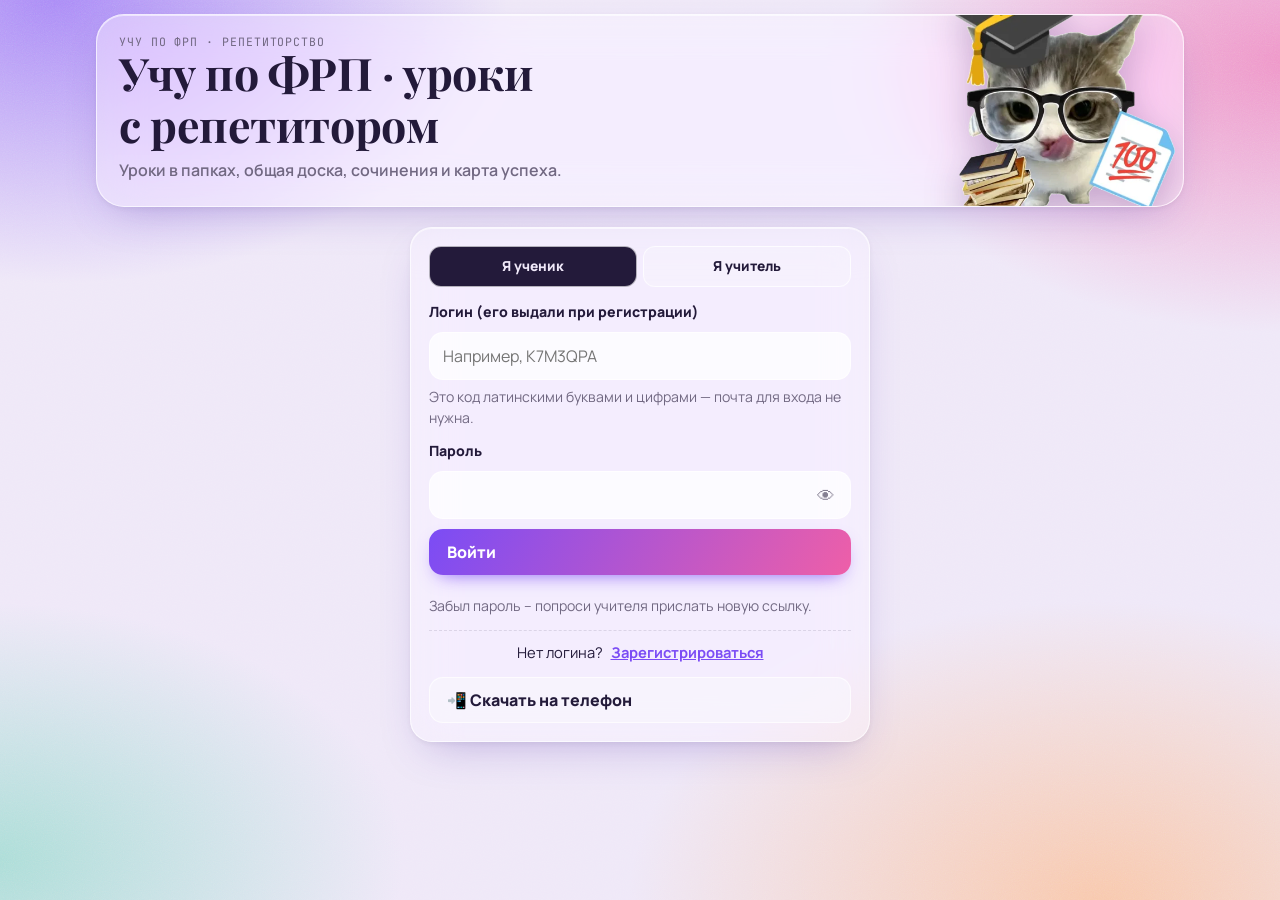
<file: index.html>
<!doctype html>
<html lang="ru">
<head>
<meta charset="utf-8">
<meta name="viewport" content="width=device-width,initial-scale=1,maximum-scale=1,user-scalable=no,viewport-fit=cover">
<title>Учу по ФРП · уроки</title>
<meta name="description" content="Уроки русского языка в папках: теория с мини-практикой, задания ОГЭ и ЕГЭ, общая доска, сочинения и карта успеха.">
<meta name="theme-color" content="#7b4cf5">
<link rel="icon" type="image/png" href="icons/icon-192.png">
<link rel="apple-touch-icon" href="icons/apple-touch-icon.png">
<meta name="apple-mobile-web-app-capable" content="yes">
<meta name="mobile-web-app-capable" content="yes">
<meta name="apple-mobile-web-app-status-bar-style" content="black-translucent">
<meta name="apple-mobile-web-app-title" content="Мои уроки">
<link rel="manifest" href="manifest.webmanifest">
<link rel="preconnect" href="https://fonts.googleapis.com">
<link rel="preconnect" href="https://fonts.gstatic.com" crossorigin>
<link rel="stylesheet" href="https://fonts.googleapis.com/css2?family=Playfair+Display:wght@600;700&family=Manrope:wght@400;600;700;800&family=JetBrains+Mono:wght@500;700&display=swap">
<link rel="stylesheet" href="assets/app.css?v=131">
</head>
<body>
<div id="app"></div>
<div class="toast" id="toast" hidden></div>
<div class="callbar" id="callbar" hidden></div>

<script defer src="config.js?v=131"></script>
<script defer src="assets/supabase.js?v=131"></script>
<script defer src="courses/catalog.js?v=131"></script>
<script defer src="courses/school.js?v=131"></script>
<script defer src="courses/extra-catalog.js?v=131"></script>
<script defer src="courses/entry.js?v=131"></script>
<script defer src="assets/common.js?v=131"></script>
<script defer src="assets/look.js?v=131"></script>
<script defer src="assets/map.js?v=131"></script>
<script defer src="assets/work.js?v=131"></script>
<script defer src="assets/board.js?v=131"></script>
<script defer src="assets/play-banks.js?v=131"></script>
<script defer src="assets/selfdata.js?v=131"></script>
<script defer src="assets/play-5.js?v=131"></script>
<script defer src="assets/play.js?v=131"></script>
<script defer src="assets/izl.js?v=131"></script>
<script defer src="assets/oge.js?v=131"></script>
<script defer src="assets/call.js?v=131"></script>
<script defer src="assets/quiz.js?v=131"></script>
<script defer src="assets/trend.js?v=131"></script>
<script defer src="assets/student.js?v=131"></script>
</body>
</html>
</file>
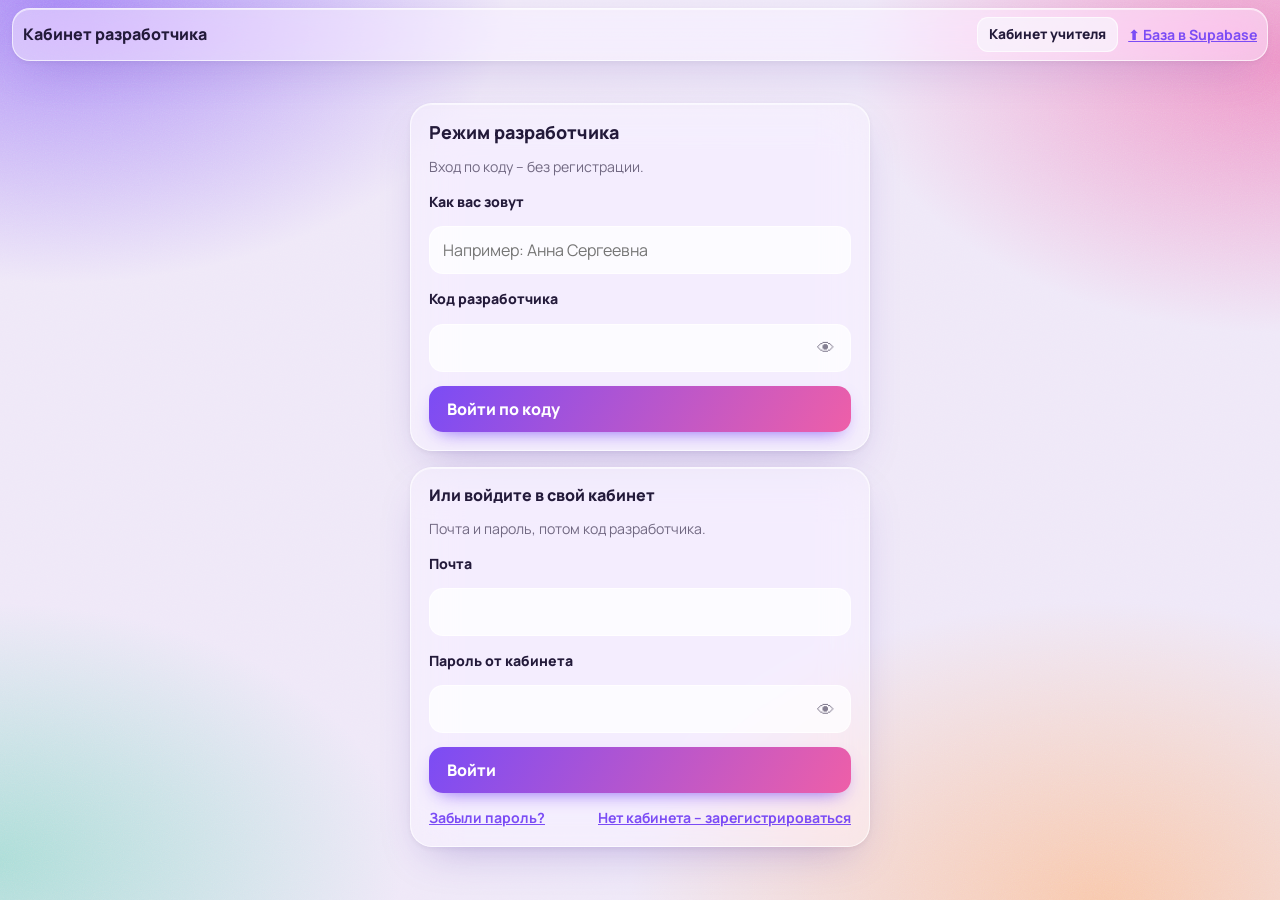
<file: dev.html>
<!doctype html>
<html lang="ru">
<head>
<meta charset="utf-8">
<meta name="viewport" content="width=device-width,initial-scale=1,maximum-scale=1,user-scalable=no,viewport-fit=cover">
<title>Кабинет разработчика</title>
<meta name="theme-color" content="#7b4cf5">
<link rel="icon" type="image/png" href="icons/icon-192.png">
<link rel="apple-touch-icon" href="icons/apple-touch-icon.png">
<meta name="robots" content="noindex">
<link rel="preconnect" href="https://fonts.googleapis.com">
<link rel="preconnect" href="https://fonts.gstatic.com" crossorigin>
<link rel="stylesheet" href="https://fonts.googleapis.com/css2?family=Playfair+Display:wght@600;700&family=Manrope:wght@400;600;700;800&family=JetBrains+Mono:wght@500;700&display=swap">
<link rel="stylesheet" href="assets/app.css?v=131">
</head>
<body>
<div id="app"></div>
<div class="toast" id="toast" hidden></div>

<script defer src="config.js?v=131"></script>
<script defer src="assets/supabase.js?v=131"></script>
<script defer src="courses/catalog.js?v=131"></script>
<script defer src="courses/school.js?v=131"></script>
<script defer src="courses/extra-catalog.js?v=131"></script>
<script defer src="assets/common.js?v=131"></script>
<script defer src="assets/look.js?v=131"></script>
<script defer src="assets/dev.js?v=131"></script>
</body>
</html>
</file>
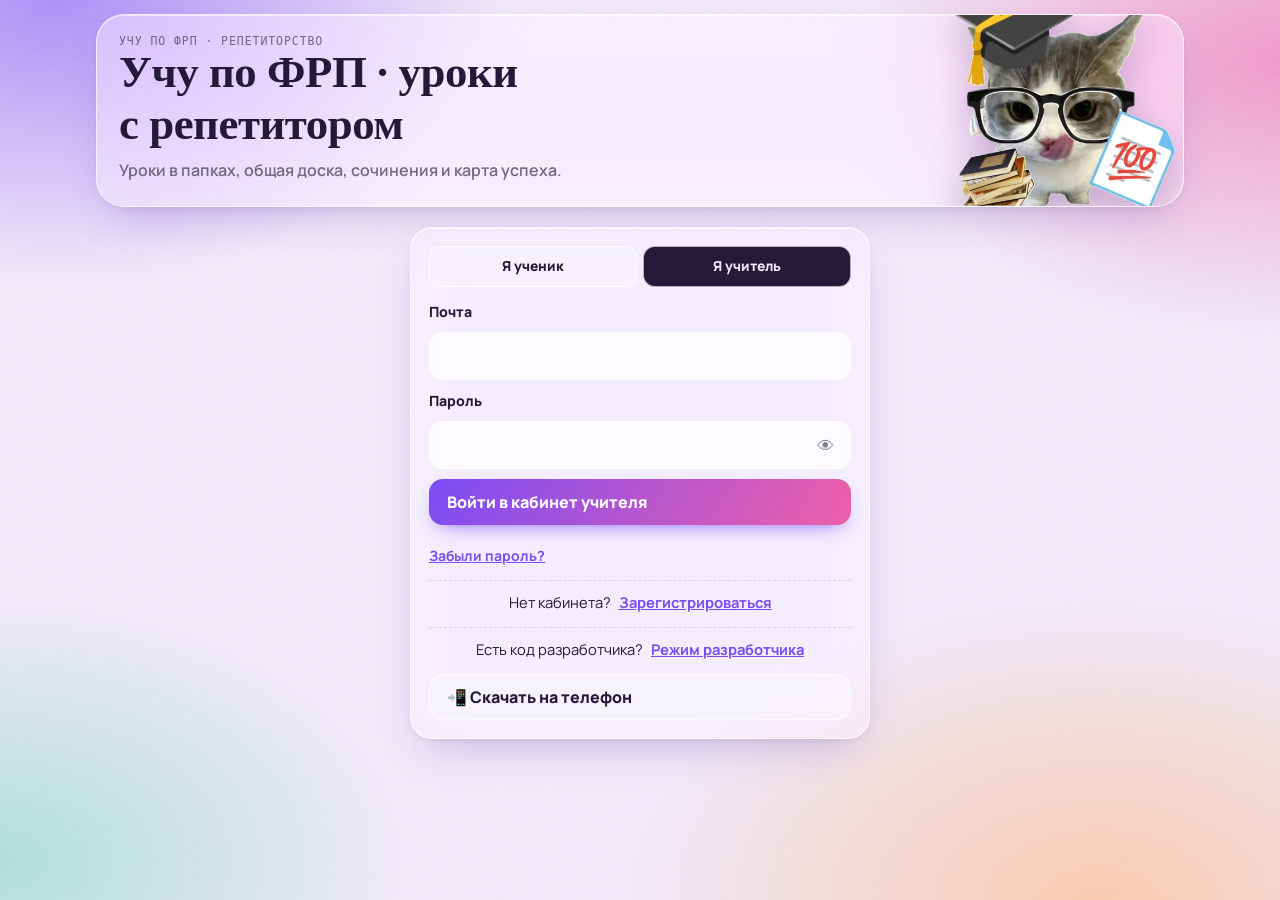
<file: teacher.html>
<!doctype html>
<html lang="ru">
<head>
<meta charset="utf-8">
<meta name="viewport" content="width=device-width,initial-scale=1,maximum-scale=1,user-scalable=no,viewport-fit=cover">
<title>Кабинет учителя</title>
<meta name="theme-color" content="#7b4cf5">
<link rel="manifest" href="manifest.webmanifest">
<meta name="apple-mobile-web-app-capable" content="yes">
<meta name="mobile-web-app-capable" content="yes">
<link rel="icon" type="image/png" href="icons/icon-192.png">
<link rel="apple-touch-icon" href="icons/apple-touch-icon.png">
<meta name="robots" content="noindex">
<link rel="preconnect" href="https://fonts.googleapis.com">
<link rel="preconnect" href="https://fonts.gstatic.com" crossorigin>
<link rel="stylesheet" href="https://fonts.googleapis.com/css2?family=Playfair+Display:wght@600;700&family=Manrope:wght@400;600;700;800&family=JetBrains+Mono:wght@500;700&display=swap">
<link rel="stylesheet" href="assets/app.css?v=131">
</head>
<body>
<div id="app"></div>
<div class="toast" id="toast" hidden></div>
<div class="callbar" id="callbar" hidden></div>

<script defer src="config.js?v=131"></script>
<script defer src="assets/supabase.js?v=131"></script>
<script defer src="courses/catalog.js?v=131"></script>
<script defer src="courses/school.js?v=131"></script>
<script defer src="courses/extra-catalog.js?v=131"></script>
<script defer src="courses/entry.js?v=131"></script>
<script defer src="assets/common.js?v=131"></script>
<script defer src="assets/look.js?v=131"></script>
<script defer src="assets/map.js?v=131"></script>
<script defer src="assets/work.js?v=131"></script>
<script defer src="assets/board.js?v=131"></script>
<script defer src="assets/play-banks.js?v=131"></script>
<script defer src="assets/selfdata.js?v=131"></script>
<script defer src="assets/play-5.js?v=131"></script>
<script defer src="assets/play.js?v=131"></script>
<script defer src="assets/izl.js?v=131"></script>
<script defer src="assets/oge.js?v=131"></script>
<script defer src="assets/call.js?v=131"></script>
<script defer src="assets/quiz.js?v=131"></script>
<script defer src="assets/trend.js?v=131"></script>
<script defer src="assets/teacher.js?v=131"></script>
</body>
</html>
</file>
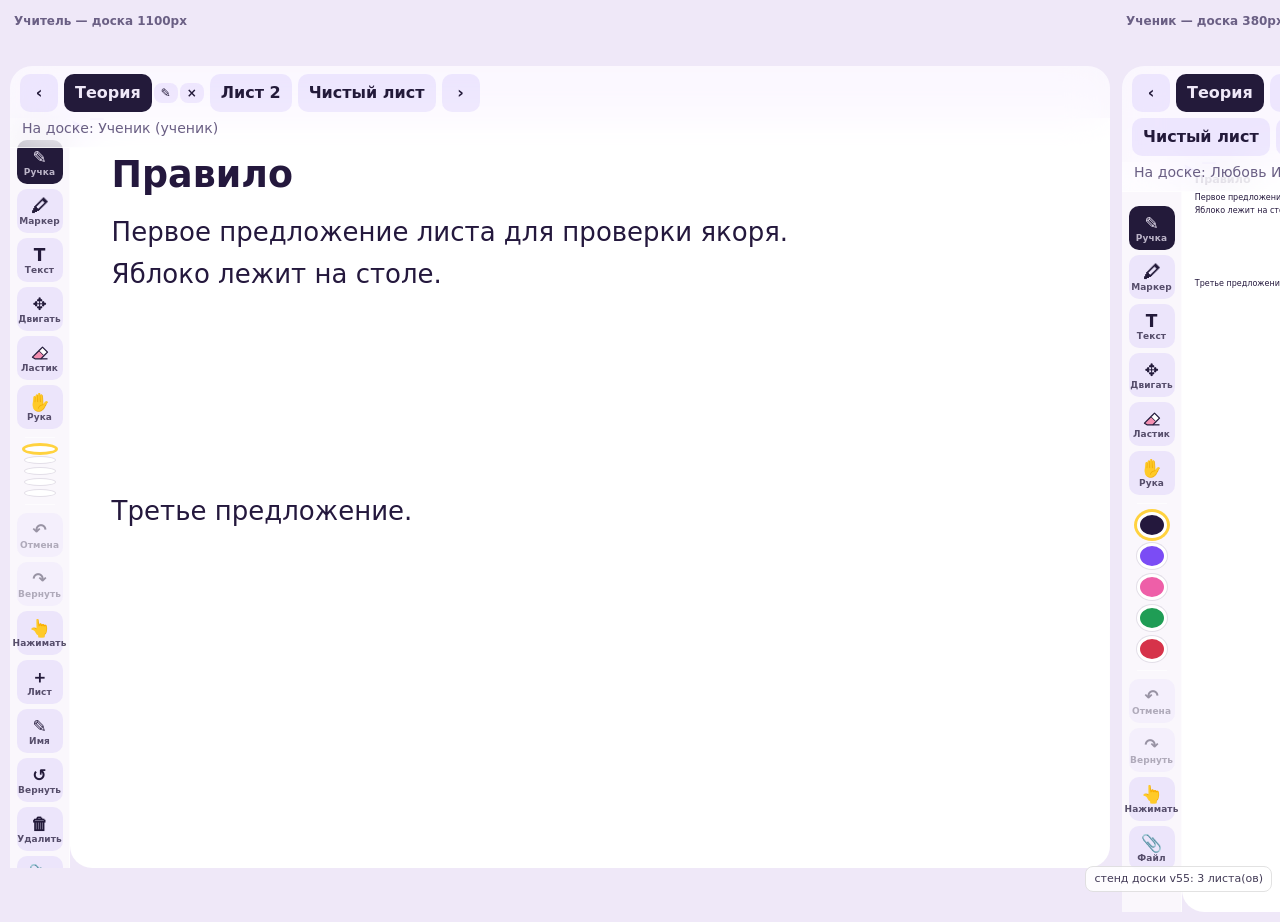
<file: _test/board.html>
<!doctype html>
<html lang="ru">
<head>
<meta charset="utf-8">
<meta name="viewport" content="width=device-width,initial-scale=1">
<title>Стенд доски v55 — проверки</title>
<link rel="stylesheet" href="../assets/app.css">
<style>
  html,body{margin:0;background:var(--base);color:var(--ink);font-family:Manrope,system-ui,sans-serif}
  .bd-test{display:flex;gap:12px;padding:10px;align-items:flex-start}
  .bd-pane{flex:0 0 auto}
  .bd-pane-t{font-size:12px;font-weight:800;color:var(--muted);padding:2px 4px 6px}
  #pane-teacher{width:1100px}
  #pane-student{width:380px}
  #pane-teacher .board{width:1100px}
  #pane-student .board{width:380px}
  #bd-status{position:fixed;right:8px;bottom:8px;font-size:11px;background:#fff;border:1px solid #ddd;border-radius:8px;padding:4px 8px;opacity:.85;z-index:2000}
</style>
</head>
<body>
<div class="bd-test">
  <div class="bd-pane" id="pane-teacher">
    <div class="bd-pane-t">Учитель — доска 1100px</div>
    <div id="bd-teacher" class="board"></div>
  </div>
  <div class="bd-pane" id="pane-student">
    <div class="bd-pane-t">Ученик — доска 380px</div>
    <div id="bd-student" class="board"></div>
  </div>
</div>
<div id="bd-status">стенд доски v55</div>

<script>
/* Заглушка pdfjs (CDN в песочнице закрыт): выдаёт 2 страницы для потока «Отдельными листами».
   Стенд не должен зависеть от сети. */
window.pdfjsLib = {
  getDocument() {
    return {
      promise: Promise.resolve({
        numPages: 2,
        getPage: async (num) => ({
          getViewport: () => ({ width: 600, height: 800, scale: 1.4 }),
          render: ({ canvasContext, viewport }) => ({
            promise: (async () => {
              canvasContext.fillStyle = "#ffffff";
              canvasContext.fillRect(0, 0, viewport.width, viewport.height);
              canvasContext.fillStyle = "#24183d";
              canvasContext.font = "bold 30px system-ui, sans-serif";
              canvasContext.fillText("Страница PDF " + num, 40, 90);
              canvasContext.font = "20px system-ui, sans-serif";
              canvasContext.fillText("Тестовый документ для проверки доски", 40, 140);
            })(),
          }),
        }),
      }),
    };
  },
};
/* Заглушка html2canvas (кнопка 📸 в стенде не нажимается, но пусть не тянет сеть). */
window.html2canvas = window.html2canvas || (() => Promise.reject(new Error("html2canvas stub")));
</script>
<script src="../assets/board.js"></script>
<script src="board-harness.js"></script>
<script>
  try {
    window.__board.mountBoth();
    document.getElementById("bd-status").textContent =
      "стенд доски v55: " + (window.__board.pageButtons("teacher").length) + " листа(ов)";
  } catch (e) {
    window.__standError = String(e && e.message || e);
    document.getElementById("bd-status").textContent = "ОШИБКА: " + window.__standError;
    console.error(e);
  }
</script>
</body>
</html>
</file>
<file: assets/app.css>
/* Учу по ФРП · репетиторство — стекло поверх мягкого фиолетово-розового фона.
   Слой 1: фон-аврора (body::before). Слой 2: стеклянные панели (.glass, .card, .sheet, папки).
   Шрифты: Playfair Display – крупные заголовки, Manrope – интерфейс, JetBrains Mono – подписи-метки. */
:root{
  --base:#efe8f8; --ink:#231a3a; --muted:#6a5f84; --line:rgba(255,255,255,.65); --hair:rgba(35,26,58,.10);
  --glass:rgba(255,255,255,.46); --glass-2:rgba(255,255,255,.68); --glass-blur:blur(22px) saturate(165%);
  --violet:#7b4cf5; --pink:#ee5fa8; --peach:#ffb37a; --mint:#7fd6c2; --sun:#ffd23f; --sun-ink:#3a2a00;
  --good:#1c9a57; --mid:#cf8a00; --bad:#d6334a;
  --chip:rgba(123,76,245,.10); --field:rgba(255,255,255,.72); --paper:#fffdfd;
  --shadow:0 18px 44px -18px rgba(60,30,120,.35), 0 2px 6px rgba(60,30,120,.06);
  --f-display:"Playfair Display", Georgia, "Times New Roman", serif;
  --f-ui:"Manrope", system-ui, -apple-system, "Segoe UI", sans-serif;
  --f-mono:"JetBrains Mono", ui-monospace, "SF Mono", Menlo, monospace;
  --r:22px;
  color-scheme:light;
}
@media (prefers-color-scheme: dark){:root{
  --base:#120d1e; --ink:#f3eefc; --muted:#b4a8cf; --line:rgba(255,255,255,.14); --hair:rgba(255,255,255,.10);
  --glass:rgba(34,25,56,.48); --glass-2:rgba(44,33,70,.70); --chip:rgba(170,140,255,.16); --field:rgba(20,14,34,.55); --paper:#fffdfd;
  --good:#4ccf86; --mid:#f2b440; --bad:#ff6d82;
  --shadow:0 18px 44px -18px rgba(0,0,0,.7), 0 2px 6px rgba(0,0,0,.3); color-scheme:dark}}

*{box-sizing:border-box}
html{background:var(--base)}
body{margin:0;min-height:100dvh;color:var(--ink);font-family:var(--f-ui);font-size:16px;line-height:1.5;-webkit-text-size-adjust:100%;background:transparent;overflow-x:hidden;touch-action:manipulation}
body::before{content:"";position:fixed;inset:-10%;z-index:-1;pointer-events:none;
  background:
    radial-gradient(38% 34% at 12% 8%, color-mix(in srgb,var(--violet) 55%,transparent), transparent 70%),
    radial-gradient(36% 32% at 92% 14%, color-mix(in srgb,var(--pink) 50%,transparent), transparent 70%),
    radial-gradient(40% 36% at 78% 92%, color-mix(in srgb,var(--peach) 50%,transparent), transparent 70%),
    radial-gradient(34% 30% at 10% 88%, color-mix(in srgb,var(--mint) 45%,transparent), transparent 70%),
    var(--base);
  filter:saturate(115%)}
[hidden]{display:none!important}
img{max-width:100%}
p{margin:0}
h1,h2,h3{margin:0;line-height:1.15;text-wrap:balance}
h1{font-family:var(--f-display);font-weight:700;letter-spacing:-.01em}
h2{font-family:var(--f-ui);font-size:1.12rem;font-weight:800}
h3{font-family:var(--f-ui);font-size:1rem;font-weight:800}
button{font:inherit;cursor:pointer;color:inherit}
a{color:var(--violet)}
:focus-visible{outline:3px solid var(--sun);outline-offset:2px}
.muted{color:var(--muted)} .small{font-size:.88rem} .tnum{font-variant-numeric:tabular-nums}
.mono{font-family:var(--f-mono);font-size:.72rem;letter-spacing:.08em;text-transform:uppercase}

/* ---------- стекло ---------- */
.glass,.card,.sheet{background:var(--glass);-webkit-backdrop-filter:var(--glass-blur);backdrop-filter:var(--glass-blur);border:1px solid var(--line);box-shadow:var(--shadow),inset 0 1px 0 rgba(255,255,255,.55)}
.card{border-radius:var(--r);padding:18px;min-width:0}
.card.accent{background:var(--glass-2);outline:2px solid color-mix(in srgb,var(--violet) 55%,transparent);outline-offset:-2px}
.sheet{border-radius:var(--r);padding:22px 18px 18px;position:relative;min-width:0}
.sheet>.label{position:absolute;top:-12px;left:16px}
.sheet ul,.sheet ol{margin:8px 0 0;padding-left:20px}
.sheet li+li{margin-top:5px}

/* ---------- раскладка ---------- */
.shell{min-height:100dvh}
.main{max-width:1120px;margin:0 auto;padding-left:max(16px,env(safe-area-inset-left,0px));padding-right:max(16px,env(safe-area-inset-right,0px));padding-block:14px calc(28px + env(safe-area-inset-bottom,0px))}
.topnav{position:sticky;top:0;z-index:30;padding:calc(8px + env(safe-area-inset-top,0px)) max(12px,env(safe-area-inset-right,0px)) 8px max(12px,env(safe-area-inset-left,0px))}
.topnav .in{max-width:1120px;margin:0 auto;display:flex;align-items:center;gap:10px;border-radius:18px;padding:8px 10px}
.topnav .ttl{font-weight:800;min-width:0;overflow:hidden;text-overflow:ellipsis;white-space:nowrap;flex:1}
.iconbtn{border:0;background:var(--chip);width:42px;height:42px;border-radius:14px;display:grid;place-items:center;flex:none}
.iconbtn svg{width:22px;height:22px}
.avatar{width:38px;height:38px;border-radius:50%;display:grid;place-items:center;font-weight:800;color:#fff;background:linear-gradient(135deg,var(--violet),var(--pink));flex:none;font-size:.9rem}
.grid2{display:grid;grid-template-columns:repeat(auto-fit,minmax(min(100%,270px),1fr));gap:16px}
.grid2.stats{grid-template-columns:repeat(auto-fit,minmax(min(100%,160px),1fr))}
.stack{display:flex;flex-direction:column;gap:14px}
.row{display:flex;gap:10px;align-items:center;flex-wrap:wrap}
.between{justify-content:space-between}
.section-title{display:flex;align-items:center;justify-content:space-between;gap:10px;margin:28px 2px 12px;flex-wrap:wrap}
.section-title h2{font-family:var(--f-display);font-size:1.45rem;font-weight:700}

/* ---------- боковое меню ---------- */
.drawer-back{position:fixed;inset:0;z-index:40;background:rgba(20,10,40,.28);-webkit-backdrop-filter:blur(2px);backdrop-filter:blur(2px)}
.drawer{position:fixed;z-index:41;top:0;bottom:0;left:0;width:min(320px,86vw);padding:calc(16px + env(safe-area-inset-top,0px)) 14px calc(16px + env(safe-area-inset-bottom,0px)) max(14px,env(safe-area-inset-left,0px));
  border-radius:0 26px 26px 0;display:flex;flex-direction:column;gap:14px;overflow-y:auto;transform:translateX(-105%);transition:transform .25s ease}
.drawer.open{transform:none}
.drawer .me{display:flex;gap:12px;align-items:center;padding:6px 4px 12px;border-bottom:1px solid var(--hair)}
.drawer .group{display:flex;flex-direction:column;gap:4px}
.drawer .group>.mono{color:var(--muted);padding:6px 8px 2px}
.navitem{display:flex;align-items:center;gap:10px;width:100%;border:0;background:transparent;padding:10px 12px;border-radius:14px;font-weight:700;text-align:left}
.navitem svg{width:20px;height:20px;flex:none}
.navitem[aria-current="page"]{background:var(--glass-2);box-shadow:inset 0 0 0 1px var(--line)}
.navitem:disabled{opacity:.55;cursor:not-allowed}
.navitem .lock{margin-left:auto;opacity:.8}
.navitem .dot{margin-left:2px}
@media (min-width:1024px){
  .shell{display:grid;grid-template-columns:300px minmax(0,1fr)}
  .drawer{position:sticky;transform:none;height:100dvh;width:auto;border-radius:0 26px 26px 0}
  .drawer-back,.topnav .menu-btn{display:none!important}
  .topnav .in{max-width:none}
}

/* ---------- элементы ---------- */
.chip{display:inline-flex;align-items:center;gap:6px;background:var(--chip);border-radius:999px;padding:4px 10px;font-size:.8rem;font-weight:700}
.chip.good{background:color-mix(in srgb,var(--good) 16%,transparent);color:var(--good)}
.chip.mid{background:color-mix(in srgb,var(--mid) 18%,transparent);color:var(--mid)}
.chip.bad{background:color-mix(in srgb,var(--bad) 16%,transparent);color:var(--bad)}
.dot{display:inline-block;width:11px;height:11px;border-radius:50%;flex:none;vertical-align:middle}
.tag{display:inline-block;background:var(--sun);color:var(--sun-ink);font-family:var(--f-mono);font-weight:700;font-size:.7rem;letter-spacing:.08em;text-transform:uppercase;padding:5px 11px;border-radius:999px}
.btn{border:0;border-radius:14px;padding:11px 18px;font-weight:800;background:linear-gradient(120deg,var(--violet),var(--pink));color:#fff;text-decoration:none;display:inline-flex;align-items:center;gap:8px;box-shadow:0 8px 20px -10px var(--violet)}
.btn.ghost{background:var(--glass-2);color:var(--ink);box-shadow:inset 0 0 0 1px var(--line)}
.btn.yellow{background:var(--sun);color:var(--sun-ink);box-shadow:none}
.btn.danger{background:var(--bad);color:#fff}
.btn.sm{padding:7px 12px;font-size:.86rem;border-radius:11px}
.btn:disabled{opacity:.5;cursor:default}
.kicker{font-family:var(--f-mono);font-size:.7rem;font-weight:700;letter-spacing:.1em;text-transform:uppercase;color:var(--muted)}
.big{font-family:var(--f-display);font-size:2rem;font-weight:700;line-height:1.1}
input[type=text],input[type=url],input[type=email],input[type=password],input[type=date],textarea,select{width:100%;font:inherit;border:1px solid var(--line);border-radius:14px;padding:11px 13px;background:var(--field);color:var(--ink)}
textarea{min-height:70px;resize:vertical}
label{font-weight:800;font-size:.88rem}
.login{max-width:460px;margin:20px auto 0}
.catmini{width:90px;flex:none}
.toast{position:fixed;left:50%;transform:translateX(-50%);bottom:calc(20px + env(safe-area-inset-bottom,0px));background:var(--ink);color:var(--base);padding:11px 16px;border-radius:14px;font-weight:700;z-index:60;max-width:calc(100% - 32px);box-shadow:var(--shadow)}

/* ---------- приветствие ---------- */
.hero{position:relative;border-radius:28px;padding:22px 22px 24px;overflow:hidden;min-height:190px;display:flex;flex-direction:column;justify-content:flex-end}
.hero h1{font-size:clamp(1.7rem,5.4vw,2.8rem);max-width:64%;margin-top:10px}
.hero p{max-width:60%;margin-top:8px;color:var(--muted);font-weight:600}
.hero .cat{position:absolute;right:8px;bottom:-6px;width:min(38%,220px);filter:drop-shadow(0 12px 18px rgba(40,10,80,.25))}
.hero .mono{position:absolute;top:18px}
.hero .mono.r{right:22px}
@media (max-width:520px){.hero h1{max-width:66%}.hero p{max-width:62%;font-size:.92rem}}

/* ---------- стеклянные папки ---------- */
.folders{display:grid;grid-template-columns:repeat(auto-fill,minmax(min(100%,168px),1fr));gap:26px 16px;margin-top:8px}
@media (min-width:700px){.folders{grid-template-columns:repeat(auto-fill,minmax(200px,1fr))}}
.folder{position:relative;border:0;background:none;padding:22px 0 0;text-align:left;color:inherit;min-width:0;aspect-ratio:1/0.9;display:block;width:100%}
.folder .back{position:absolute;left:4%;right:4%;top:10px;bottom:8%;border-radius:16px;background:linear-gradient(160deg,color-mix(in srgb,var(--c) 85%,#fff 15%),color-mix(in srgb,var(--c) 70%,#000 10%))}
.folder .back::before{content:"";position:absolute;left:0;top:-12px;width:46%;height:24px;border-radius:12px 14px 0 0;background:inherit}
.folder .papers{position:absolute;left:12%;right:10%;top:2px;height:46%}
.folder .papers i{position:absolute;inset:0;border-radius:8px;background:#fff;box-shadow:0 2px 8px rgba(0,0,0,.12);background-image:repeating-linear-gradient(transparent 0 9px,rgba(35,26,58,.10) 9px 10px);background-position:0 14px}
.folder .papers i:nth-child(1){transform:rotate(-5deg) translate(-6px,6px)}
.folder .papers i:nth-child(2){transform:rotate(4deg) translate(10px,2px);background-color:#fbf6ff}
.folder .front{position:absolute;left:0;right:0;bottom:0;top:30%;border-radius:12px 20px 20px 20px;padding:12px 14px 12px;display:flex;flex-direction:column;gap:4px;
  background:linear-gradient(165deg,color-mix(in srgb,var(--c) 34%,rgba(255,255,255,.55)),color-mix(in srgb,var(--c) 52%,rgba(255,255,255,.18)));
  -webkit-backdrop-filter:blur(14px) saturate(160%);backdrop-filter:blur(14px) saturate(160%);
  border:1px solid rgba(255,255,255,.7);box-shadow:inset 0 1px 0 rgba(255,255,255,.8),0 16px 30px -14px color-mix(in srgb,var(--c) 70%,transparent);transition:transform .18s ease}
.folder .front::before{content:"";position:absolute;left:-1px;top:-14px;width:44%;height:16px;border-radius:12px 16px 0 0;background:inherit;border:1px solid rgba(255,255,255,.7);border-bottom:0;-webkit-backdrop-filter:inherit;backdrop-filter:inherit}
.folder:hover .front,.folder:focus-visible .front{transform:translateY(-4px)}
.folder .num{font-family:var(--f-mono);font-size:.66rem;font-weight:700;letter-spacing:.08em;color:#2a1b4a;opacity:.85}
.folder .ttl{flex:none;font-weight:800;font-size:clamp(.82rem,2.4vw,.95rem);line-height:1.22;color:#1d1433;overflow-wrap:anywhere;hyphens:auto;display:-webkit-box;-webkit-line-clamp:4;-webkit-box-orient:vertical;overflow:hidden}
.folder .meta{margin-top:auto;display:flex;gap:5px;flex-wrap:wrap;align-items:center}
.folder .pill{background:rgba(255,255,255,.88);color:#24183d;border-radius:999px;font-size:.66rem;font-weight:800;padding:2px 7px}
.folder .arrow{margin-left:auto;color:#2a1b4a;opacity:.7}
.folder.next .front{box-shadow:0 0 0 3px var(--sun),inset 0 1px 0 rgba(255,255,255,.8),0 16px 30px -14px color-mix(in srgb,var(--c) 70%,transparent)}
.folder.locked{cursor:not-allowed}
.folder.locked .back{filter:grayscale(.55) brightness(.95)}
.folder.locked .papers{opacity:.35}
.folder.locked .front{background:linear-gradient(165deg,rgba(255,255,255,.55),color-mix(in srgb,var(--c) 22%,rgba(255,255,255,.3)))}
.folder .lockico{position:absolute;right:12px;top:10px;width:30px;height:30px;border-radius:50%;display:grid;place-items:center;background:rgba(255,255,255,.85);color:#2a1b4a}
.folder .lockico svg{width:16px;height:16px}
.month{grid-column:1/-1;font-family:var(--f-display);font-weight:700;font-size:1.3rem;margin:10px 2px -10px}
.event{grid-column:1/-1;border-radius:16px;padding:10px 14px;font-weight:700;display:flex;gap:10px;align-items:center}
.event.exam{color:var(--pink)}

/* ---------- окно папки ---------- */
.window{border-radius:26px;padding:0;overflow:hidden;overflow:clip}
.window .tabs{display:flex;gap:4px;padding:10px 12px 0;overflow-x:auto;scrollbar-width:none;align-items:flex-end}
.window .tabs::-webkit-scrollbar{display:none}
.window .lights{display:flex;gap:6px;padding:0 8px 12px 4px;flex:none}
.window .lights i{width:11px;height:11px;border-radius:50%;background:#ff5f57}
.window .lights i:nth-child(2){background:#febc2e}.window .lights i:nth-child(3){background:#28c840}
.window .tabs button{flex:none;border:1px solid var(--line);border-bottom:0;background:rgba(255,255,255,.22);border-radius:14px 14px 0 0;padding:9px 14px;font-family:var(--f-mono);font-size:.72rem;font-weight:700;letter-spacing:.06em;text-transform:uppercase;display:flex;gap:6px;align-items:center}
.window .tabs button[aria-pressed="true"]{background:var(--glass-2)}
.window .tabs svg{width:15px;height:15px}
.window .pane{background:var(--glass-2);border-top:1px solid var(--line);padding:18px}
.window .head{position:relative;padding:18px 18px 22px;text-align:center;background:linear-gradient(160deg,color-mix(in srgb,var(--c) 30%,transparent),transparent 70%)}
.window .head .corners{display:flex;justify-content:space-between;gap:12px;text-align:left}
.window .head .corners div:last-child{text-align:right}
.window .head h1{font-size:clamp(1.6rem,5vw,2.6rem);margin:16px auto 6px;max-width:22ch}
.window .head .rule{display:flex;align-items:center;gap:10px;justify-content:center;color:var(--muted);margin:10px auto 6px;max-width:420px}
.window .head .rule::before,.window .head .rule::after{content:"";flex:1;border-top:1px solid var(--hair)}
.window .foot{display:flex;justify-content:space-between;gap:10px;padding:10px 18px;border-top:1px solid var(--line);flex-wrap:wrap}

/* ---------- теория и практика ---------- */
.theory{display:flex;flex-direction:column;gap:18px}
.tblock h3{margin-bottom:6px;color:var(--violet)}
.tblock .ex{margin-top:10px;display:flex;flex-direction:column;gap:12px;padding:12px 14px;border-radius:14px;background:var(--chip);line-height:2.1}
.scheme{margin-top:10px;font-family:var(--f-mono);font-weight:700;background:var(--field);border:1px dashed var(--hair);border-radius:12px;padding:8px 12px;overflow-x:auto;white-space:pre}
.tablewrap{overflow-x:auto;border-radius:16px;border:1px solid var(--line);margin-top:10px}
table{border-collapse:collapse;width:100%;font-size:.92rem;background:var(--field)}
th,td{padding:9px 11px;border-bottom:1px solid var(--hair);text-align:left;vertical-align:top}
th{font-family:var(--f-mono);font-size:.68rem;letter-spacing:.08em;text-transform:uppercase;color:var(--muted);background:var(--chip)}
tr.ev td{font-weight:700;background:var(--chip)}
.memo{background:color-mix(in srgb,var(--sun) 26%,var(--glass-2));border-radius:18px;padding:14px 16px;display:flex;gap:12px;align-items:flex-start}
.memo img{width:64px;flex:none}
.memo .ex{background:transparent;padding:0;margin-top:6px;line-height:2.1}
.u-s{text-decoration:underline;text-decoration-thickness:2px;text-underline-offset:5px}
.u-p{text-decoration:underline double;text-decoration-thickness:1.5px;text-underline-offset:5px}
.u-o{text-decoration:underline dashed;text-decoration-thickness:2px;text-underline-offset:5px}
.u-w{text-decoration:underline wavy;text-decoration-thickness:1.5px;text-underline-offset:5px;text-decoration-color:var(--violet)}
.u-a{background-image:repeating-linear-gradient(90deg,currentColor 0 8px,transparent 8px 11px,currentColor 11px 13px,transparent 13px 16px);background-size:100% 2px;background-repeat:no-repeat;background-position:0 calc(100% - 1px);padding-bottom:4px}
.u-x{position:relative}
.u-x::before{content:"✕";position:absolute;top:-1.05em;left:50%;transform:translateX(-50%);font-size:.75em;font-weight:800;color:var(--pink)}
.u-b{font-weight:800;color:var(--violet)}
.legend-signs{display:flex;flex-wrap:wrap;gap:6px 16px;font-size:.84rem;line-height:2.2}
.task{border-top:1px dashed var(--hair);padding-top:14px;margin-top:14px}
.task:first-of-type{border-top:0;padding-top:0;margin-top:6px}
.task .ttext,.ttext{margin-top:8px;padding:12px 14px;background:var(--chip);border-radius:14px;white-space:pre-line}
.task .items{margin:10px 0 0;padding-left:0;list-style:none;display:flex;flex-direction:column;gap:10px}
.blank{display:block;border-bottom:1.5px solid var(--hair);height:28px}
.key{margin-top:8px;padding:10px 12px;border-radius:12px;background:color-mix(in srgb,var(--good) 12%,transparent);border:1px solid color-mix(in srgb,var(--good) 35%,transparent);font-size:.92rem}
.toboard{margin-top:14px}

/* ---------- тест ---------- */
.q{font-weight:800;font-size:1.1rem;margin:8px 0 14px}
.opts{display:flex;flex-direction:column;gap:10px}
.opt{border:1px solid var(--line);background:var(--glass-2);color:var(--ink);border-radius:16px;padding:13px 15px;text-align:left;font-weight:600}
.opt:hover:not(:disabled){outline:2px solid color-mix(in srgb,var(--violet) 40%,transparent)}
.opt.ok{border-color:var(--good);background:color-mix(in srgb,var(--good) 14%,var(--glass-2))}
.opt.no{border-color:var(--bad);background:color-mix(in srgb,var(--bad) 12%,var(--glass-2))}
.progress{height:8px;border-radius:999px;background:var(--chip);overflow:hidden}
.progress>i{display:block;height:100%;background:linear-gradient(90deg,var(--violet),var(--pink))}
.expl{margin-top:12px;padding:12px 14px;border-radius:14px;background:var(--chip)}

/* ---------- статистика ---------- */
.bars{display:flex;flex-direction:column;gap:12px}
.bar{display:grid;grid-template-columns:minmax(0,1fr) 54px;gap:4px 10px;align-items:center}
.bar .track{grid-column:1/-1;height:12px;border-radius:999px;background:var(--chip);overflow:hidden}
.bar .track i{display:block;height:100%;border-radius:999px}
.heat{display:grid;grid-template-columns:repeat(auto-fill,minmax(42px,1fr));gap:6px}
.heat button{aspect-ratio:1;border-radius:12px;border:0;font-weight:800;font-size:.8rem;max-width:100%}
.legend{display:flex;gap:8px 14px;flex-wrap:wrap;font-size:.84rem}
.legend span{display:inline-flex;align-items:center;gap:6px}
.spark{display:flex;align-items:flex-end;gap:4px;height:90px;padding-top:6px}
.spark i{flex:1;min-width:8px;border-radius:6px 6px 2px 2px;background:var(--violet)}
.topics{display:grid;grid-template-columns:repeat(auto-fill,minmax(min(100%,230px),1fr));gap:8px}
.topic{display:flex;gap:8px;align-items:center;padding:9px 12px;border-radius:14px;background:var(--field);font-weight:600;font-size:.9rem}

/* ---------- письмо, кабинет ---------- */
.essay-area{min-height:260px;font-size:1rem;line-height:1.6}
.crit{display:grid;grid-template-columns:minmax(0,1fr) auto;gap:8px 12px;align-items:center}
.crit select{width:auto}
.method td:first-child{white-space:nowrap;font-variant-numeric:tabular-nums}
.filters{display:flex;gap:6px;flex-wrap:wrap}
.filters button{border:1px solid var(--line);background:var(--glass);padding:7px 12px;border-radius:999px;font-weight:800;font-size:.86rem}
.filters button[aria-pressed="true"]{background:var(--ink);color:var(--base)}
.linkbox{display:flex;gap:8px;flex-wrap:nowrap}
.linkbox input{min-width:0}

/* ---------- доска ---------- */
.board{border-radius:var(--r);overflow:visible}
.bd-bar{position:sticky;top:calc(66px + env(safe-area-inset-top,0px));z-index:5;background:var(--glass-2);-webkit-backdrop-filter:var(--glass-blur);backdrop-filter:var(--glass-blur);border-bottom:1px solid var(--line);padding:8px 10px;display:flex;flex-direction:column;gap:6px;border-radius:var(--r) var(--r) 0 0}
@media (min-width:1024px){.bd-bar{top:calc(66px + env(safe-area-inset-top,0px))}}
.bd-pages,.bd-tools{display:flex;gap:6px;flex-wrap:wrap;align-items:center}
.bd-bar button{border:0;border-radius:10px;padding:7px 11px;font-weight:800;background:var(--chip);min-width:38px}
.bd-bar button[aria-pressed="true"]{background:var(--ink);color:var(--base)}
.bd-color{width:30px;height:30px;min-width:30px!important;padding:0!important;border-radius:50%!important;background:var(--bc)!important;border:3px solid #fff!important;box-shadow:0 0 0 1px var(--hair)}
.bd-color[aria-pressed="true"]{box-shadow:0 0 0 3px var(--sun)}
.bd-body{display:flex;align-items:flex-start;gap:0}
.bd-side{flex:none;width:54px;align-self:stretch;background:var(--glass-2);border-right:1px solid var(--line)}
.bd-side .bd-tools{position:sticky;top:calc(122px + env(safe-area-inset-top,0px));flex-direction:column;flex-wrap:nowrap;gap:5px;padding:8px 6px;max-height:calc(100vh - 130px);overflow-y:auto;overscroll-behavior:contain;scrollbar-width:none}
.bd-side .bd-tools::-webkit-scrollbar{display:none}
.bd-side button{border:0;border-radius:10px;padding:6px 0;width:40px;min-width:40px;font-weight:800;background:var(--chip);font-size:17px;line-height:1.2}
.bd-side button[aria-pressed="true"]{background:var(--ink);color:var(--base)}
.bd-side .bd-color{width:30px;min-width:30px;height:30px;margin:0 5px}
.bd-stage{position:relative;flex:1;min-width:0;width:100%}
.bd-menu{position:fixed;z-index:1000;background:var(--base,#fff);color:var(--ink);border:1px solid var(--line);border-radius:14px;box-shadow:0 10px 30px rgba(36,24,61,.22);padding:8px;display:flex;flex-direction:column;gap:6px;width:max-content;max-width:260px}
.bd-menu[hidden]{display:none}
.bd-mrow{display:flex;gap:4px;flex-wrap:wrap}
.bd-mrow button{border:0;border-radius:9px;min-width:36px;height:36px;font-weight:800;background:var(--chip);font-size:16px}
.bd-mrow button[aria-pressed="true"]{background:var(--ink);color:var(--base)}
.bd-mrow .bd-color{width:28px;min-width:28px;height:28px;margin:4px 2px}
.bd-mlist{display:flex;flex-direction:column;gap:2px;border-top:1px solid var(--line);padding-top:6px}
.bd-mlist button{border:0;background:none;text-align:left;padding:8px 10px;border-radius:9px;font-weight:700;color:inherit;font-size:15px}
.bd-mlist button:hover,.bd-mlist button:focus-visible{background:var(--chip)}
@media (max-width:560px){.bd-side{width:46px}.bd-side button{width:36px;min-width:36px}.bd-side .bd-color{width:26px;min-width:26px;height:26px}}
.bd-wrap{position:relative;overflow:hidden;background:#fff;border-radius:0 0 var(--r) var(--r);-webkit-user-select:none;user-select:none}
.bd-bg{position:absolute;left:0;top:0;transform-origin:0 0;pointer-events:none;color:#24183d}
.bd-cv{position:absolute;left:0;top:0}
.bd-cursors{position:absolute;inset:0;pointer-events:none}
.bd-cursor{position:absolute;left:0;top:0;display:flex;align-items:flex-start;gap:2px;transition:transform .05s linear;color:#7b4cf5}
.bd-cursor span{background:currentColor;border-radius:8px;padding:1px 7px;font-size:12px;font-weight:800;white-space:nowrap;line-height:1.5}
.bd-cursor span::after{content:attr(data-n);color:#fff}
.bd-input{position:absolute;z-index:3;min-width:220px;font:600 16px Manrope,system-ui,sans-serif;border:2px solid var(--violet);border-radius:8px;padding:4px 6px;background:#fff;color:#24183d}
.bd-sheet{width:800px;min-height:1400px;padding:28px 32px;font-size:20px;line-height:1.6;font-family:Manrope,system-ui,sans-serif;color:#24183d;background:#fff}
.bd-sheet h2{font-size:28px;margin-bottom:12px}
.bd-sheet .blank{height:42px;border-color:#d9d2ea}
.bd-sheet .ttext,.bd-sheet .ex,.bd-sheet .scheme,.bd-sheet .memo,.bd-sheet .chip{background:#f3eefc;color:#24183d}
.bd-sheet table{background:#fff}.bd-sheet th{background:#f3eefc;color:#6a5f84}
.bd-lined{background:repeating-linear-gradient(#fff 0 47px,#d9d2ea 47px 48px)}
.bd-who{padding:0 2px}

@media (prefers-reduced-motion:reduce){*{transition:none!important}}
@supports not ((backdrop-filter:blur(1px)) or (-webkit-backdrop-filter:blur(1px))){
  :root{--glass:rgba(255,255,255,.86);--glass-2:rgba(255,255,255,.94)}
  @media (prefers-color-scheme: dark){:root{--glass:rgba(34,25,56,.92);--glass-2:rgba(44,33,70,.96)}}
}

/* ---------- фон темы и зерно ---------- */
body::before{background:var(--bg),var(--base)!important;filter:none!important}
body::after{content:"";position:fixed;inset:0;z-index:-1;pointer-events:none;opacity:.2;mix-blend-mode:overlay;
  background-image:url("data:image/svg+xml,%3Csvg xmlns='http://www.w3.org/2000/svg' width='180' height='180'%3E%3Cfilter id='n'%3E%3CfeTurbulence type='fractalNoise' baseFrequency='.9' numOctaves='2' stitchTiles='stitch'/%3E%3C/filter%3E%3Crect width='100%25' height='100%25' filter='url(%23n)'/%3E%3C/svg%3E")}
html[data-theme="photo"] body::after{opacity:.08}
.btn{background:linear-gradient(120deg,var(--btn-a,var(--violet)),var(--btn-b,var(--pink)));color:var(--btn-ink,#fff);box-shadow:0 8px 20px -10px var(--btn-a,var(--violet))}
.btn.ghost{background:var(--glass-2);color:var(--ink)}
.btn.yellow{background:var(--sun);color:var(--sun-ink)}
/* папки в гамме темы: полупрозрачное стекло с оттенком раздела */
.folder .num,.folder .ttl,.folder .arrow{color:var(--folder-ink,#1d1433)}
html[data-mode="dark"] .folder .front{background:linear-gradient(165deg,color-mix(in srgb,var(--c) 46%,rgba(255,255,255,.14)),color-mix(in srgb,var(--c) 62%,rgba(0,0,0,.12)));border-color:rgba(255,255,255,.28);box-shadow:inset 0 1px 0 rgba(255,255,255,.3),0 16px 30px -14px rgba(0,0,0,.6)}
html[data-mode="dark"] .folder .ttl{text-shadow:0 1px 2px rgba(0,0,0,.35)}
html[data-mode="dark"] .folder.locked .front{background:linear-gradient(165deg,rgba(255,255,255,.16),color-mix(in srgb,var(--c) 30%,rgba(0,0,0,.2)))}
html[data-mode="dark"] .folder .papers i{background-color:#f4f1ea}
html[data-mode="dark"] .window .tabs button{background:rgba(255,255,255,.06)}
html[data-mode="dark"] .u-x::before{color:var(--sun)}
/* персонаж: фото – в кружке, наклейка – как есть */
html[data-mascot="photo"] img[data-m]{border-radius:50%;object-fit:cover;aspect-ratio:1;border:3px solid var(--glass-2);box-shadow:var(--shadow)}
html[data-mascot="photo"] .hero .cat{width:min(30%,150px);right:16px;bottom:14px;filter:none}
html[data-mascot="photo"] .topnav img[data-m]{border-width:2px}
.mascots{display:grid;grid-template-columns:repeat(auto-fill,minmax(92px,1fr));gap:10px}
.mascot-opt{border:2px solid transparent;border-radius:16px;padding:8px;background:var(--glass-2);display:flex;flex-direction:column;align-items:center;gap:6px;font-weight:800;font-size:.84rem}
.mascot-opt img{width:64px;height:64px;object-fit:contain}
.mascot-opt img.round{object-fit:cover;border-radius:50%}
.mascot-opt .plus{width:64px;height:64px;border-radius:50%;display:grid;place-items:center;background:var(--chip);font-size:1.6rem}
.mascot-opt[aria-pressed="true"]{border-color:var(--sun);box-shadow:0 0 0 2px var(--sun)}
.theme-opt .sw{position:absolute;left:8px;bottom:8px;display:flex;gap:3px;font-style:normal}
.theme-opt .sw em{width:12px;height:12px;border-radius:50%;border:1.5px solid rgba(255,255,255,.85)}
.theme-opt .sw.plus{left:50%;top:50%;bottom:auto;transform:translate(-50%,-50%);font-size:1.4rem;color:#555}
.theme-opt span{position:relative}
.live{display:inline-flex;align-items:center;gap:6px;font-size:.8rem;font-weight:800;color:var(--good)}
.live::before{content:"";width:8px;height:8px;border-radius:50%;background:var(--good);box-shadow:0 0 0 0 var(--good);animation:pulse 1.6s infinite}
@keyframes pulse{0%{box-shadow:0 0 0 0 color-mix(in srgb,var(--good) 60%,transparent)}70%{box-shadow:0 0 0 8px transparent}100%{box-shadow:0 0 0 0 transparent}}
.themes{display:grid;grid-template-columns:repeat(auto-fill,minmax(110px,1fr));gap:10px}
.theme-opt{border:2px solid transparent;border-radius:16px;padding:0;overflow:hidden;background:var(--glass-2);text-align:left;font-weight:800;font-size:.84rem}
.theme-opt span{display:block;aspect-ratio:16/10;background:center/cover no-repeat}
.theme-opt b{display:block;padding:6px 10px}
.theme-opt[aria-pressed="true"]{border-color:var(--sun);box-shadow:0 0 0 2px var(--sun)}

/* ---------- мини-практика ---------- */
.mini{margin-top:12px;border-radius:16px;padding:12px 14px;border:1px dashed color-mix(in srgb,var(--violet) 45%,transparent);background:color-mix(in srgb,var(--violet) 6%,transparent)}
.mini .kicker{display:flex;gap:8px;align-items:center}
.mini-q{display:grid;grid-template-columns:minmax(0,1fr) minmax(120px,200px);gap:6px 10px;align-items:center;margin-top:10px}
.mini-q p{font-weight:600}
.mini-q input{padding:8px 10px}
.mini-q input.ok{border-color:var(--good);background:color-mix(in srgb,var(--good) 12%,var(--field))}
.mini-q input.no{border-color:var(--bad);background:color-mix(in srgb,var(--bad) 10%,var(--field))}
.mini-q .ans{grid-column:1/-1;font-size:.84rem;color:var(--muted)}
@media (max-width:520px){.mini-q{grid-template-columns:1fr}}
.step-badge{display:inline-grid;place-items:center;width:24px;height:24px;border-radius:50%;background:var(--violet);color:#fff;font-size:.75rem;font-family:var(--f-ui)}
.mat{display:flex;gap:12px;align-items:flex-start;padding:12px 0;border-top:1px dashed var(--hair)}
.mat:first-child{border-top:0}
.mat .ic{width:38px;height:38px;border-radius:12px;display:grid;place-items:center;background:var(--chip);flex:none}
.goals{display:flex;flex-wrap:wrap;gap:8px}
.goals label{display:inline-flex;gap:6px;align-items:center;background:var(--chip);padding:7px 12px;border-radius:999px;font-weight:700;cursor:pointer}
.goals input{accent-color:var(--violet)}
.pairtag{display:inline-flex;gap:6px;align-items:center}
.ai-box{border-radius:16px;padding:14px;background:linear-gradient(135deg,color-mix(in srgb,var(--violet) 14%,transparent),color-mix(in srgb,var(--pink) 10%,transparent));border:1px solid var(--line)}
/* узкие экраны: папка повыше, чтобы название помещалось целиком */
@media (max-width:520px){
  .folder{aspect-ratio:1/1.12}
  .folder .front{top:24%;padding:10px 11px}
  .folder .ttl{font-size:.8rem;-webkit-line-clamp:6;hyphens:auto}
  .folder .lockico{width:26px;height:26px;right:8px;top:8px}
}
.drawer-foot{position:sticky;bottom:0;margin-top:auto;padding-top:10px;background:linear-gradient(transparent,var(--glass-2) 40%)}
.navitem .emo{width:20px;text-align:center;flex:none;font-size:1.05rem}
.callbar{position:fixed;z-index:55;left:50%;transform:translateX(-50%);top:calc(10px + env(safe-area-inset-top,0px));display:flex;gap:10px;align-items:center;flex-wrap:wrap;justify-content:center;
  padding:10px 12px;border-radius:18px;background:var(--glass-2);-webkit-backdrop-filter:var(--glass-blur);backdrop-filter:var(--glass-blur);border:1px solid var(--line);box-shadow:var(--shadow);font-weight:800;max-width:calc(100% - 24px)}
.callbar .iconbtn{width:32px;height:32px}
.bd-grid{background:#fff;background-image:linear-gradient(#e4ddf2 1px,transparent 1px),linear-gradient(90deg,#e4ddf2 1px,transparent 1px);background-size:40px 40px}
.subjects{display:grid;grid-template-columns:repeat(auto-fill,minmax(min(100%,170px),1fr));gap:10px}
.subj{display:flex;gap:10px;align-items:center;padding:12px 14px;border-radius:16px;border:1px solid var(--line);background:var(--glass);font-weight:800;text-align:left}
.subj[aria-pressed="true"]{background:var(--glass-2);outline:2px solid var(--violet);outline-offset:-2px}
.subj .emo{font-size:1.4rem}
.subj small{display:block;font-weight:600;color:var(--muted)}
.passbox{position:relative}
.passbox input{padding-right:48px}
.passbox .eye{position:absolute;right:6px;top:50%;transform:translateY(-50%);border:0;background:transparent;width:38px;height:38px;border-radius:10px;font-size:1.1rem;opacity:.55}
.passbox .eye.on{opacity:1;background:var(--chip)}
.authtabs{display:grid;grid-template-columns:repeat(3,1fr);gap:6px}
.authtabs button{border:1px solid var(--line);background:var(--glass);padding:9px 6px;border-radius:12px;font-weight:800;font-size:.86rem}
.authtabs button[aria-pressed="true"]{background:var(--ink);color:var(--base)}
.linkbtn{border:0;background:none;padding:0;color:var(--violet);font-weight:700;text-decoration:underline;font-size:.88rem;text-align:left}
.formmsg{font-size:.88rem}
.formmsg.bad{color:var(--bad)} .formmsg.good{color:var(--good)}
.authtabs.two{grid-template-columns:repeat(2,1fr)}
.regline{display:flex;gap:8px;justify-content:center;align-items:center;padding-top:10px;margin-top:4px;border-top:1px dashed var(--hair);font-size:.92rem}
.regline .linkbtn{font-size:.92rem}

/* ---------- интерактивная тетрадь ---------- */
.wk-root{position:relative}
.wk-bar{position:sticky;top:calc(66px + env(safe-area-inset-top,0px));z-index:6;display:flex;gap:6px;flex-wrap:wrap;padding:8px;border-radius:16px;background:var(--glass-2);-webkit-backdrop-filter:var(--glass-blur);backdrop-filter:var(--glass-blur);border:1px solid var(--line);margin-bottom:6px}
.wk-bar button{border:1px solid transparent;background:var(--field);border-radius:12px;padding:6px 9px;display:flex;flex-direction:column;align-items:center;gap:2px;min-width:74px;font-weight:700;line-height:1.6}
.wk-bar button small{font-size:.62rem;color:var(--muted);font-weight:700;text-align:center;line-height:1.15;max-width:92px}
.wk-bar button[aria-pressed="true"]{border-color:var(--violet);box-shadow:0 0 0 2px color-mix(in srgb,var(--violet) 35%,transparent)}
.wk-hint{margin:2px 2px 8px}
.wk .wk-text,.wk .wk-items li{line-height:2.6;font-size:1.04rem}
.wk-w{cursor:pointer;border-radius:4px;position:relative;padding:0 1px}
.wk-w:hover{background:color-mix(in srgb,var(--violet) 10%,transparent)}
.wk-w.u-h{background:color-mix(in srgb,var(--sun) 55%,transparent)}
.wk-w.has-l{display:inline-block;padding-top:.9em;line-height:1.5}
.wk-l{position:absolute;left:50%;top:-.1em;transform:translateX(-50%);font-size:.66rem;font-weight:800;color:var(--pink);white-space:nowrap;line-height:1}
.wk-gap{width:auto;min-width:1.6em;padding:0 3px!important;border:0!important;border-bottom:2px solid var(--violet)!important;border-radius:4px!important;background:color-mix(in srgb,var(--violet) 8%,transparent)!important;font:inherit;font-weight:800;text-align:center;color:var(--violet)}
.wk-num{font-size:.65em;color:var(--muted);margin-right:1px}
.wk-br{border:1px dashed var(--hair);background:none;border-radius:6px;padding:0 3px;font:inherit;color:inherit;cursor:pointer}
.wk-br.on{border-style:solid;border-color:var(--violet);color:var(--violet);font-weight:800}
.wk-slot{display:inline-block;min-width:0;font-weight:900;color:var(--bad);font-size:1.1em}
.wk-slot.on{margin:0 1px 0 -2px}
.wk-pn .wk-slot{min-width:10px;height:1.2em;vertical-align:middle;border-radius:4px;cursor:pointer;background:color-mix(in srgb,var(--violet) 14%,transparent);margin:0 1px}
.wk-pn .wk-slot.on{background:none}
.wk-n{color:var(--muted);font-weight:700}
.wk-alabel{display:block;margin-top:10px;font-size:.8rem;color:var(--muted)}
.wk-ans{min-height:44px;margin-top:4px}
.wk.ro .wk-w{cursor:default}
.keyedit{display:flex;gap:8px;align-items:flex-start;margin-top:8px}
.keyedit textarea{min-height:60px}

/* урок онлайн: звонок + доска + задания */
.roombar{display:flex;flex-wrap:wrap;gap:10px;align-items:center;justify-content:space-between;padding:10px 14px;border-radius:var(--r);margin-bottom:14px}
.roombar select{width:auto;max-width:min(360px,100%);padding:6px 10px}
.room{display:grid;grid-template-columns:minmax(0,1.35fr) minmax(0,1fr);gap:16px;align-items:start}
.room .window{margin:0}
.room-side{position:sticky;top:84px;max-height:calc(100vh - 100px);overflow:auto}
.room-pane{margin-top:12px}
@media (max-width:980px){.room{grid-template-columns:1fr}.room-side{position:static;max-height:none}}
.seg{display:inline-flex;flex-wrap:wrap;gap:4px;padding:4px;border-radius:999px;background:var(--chip)}
.seg button{border:0;background:transparent;color:var(--ink);font:inherit;font-size:.9rem;padding:6px 14px;border-radius:999px;cursor:pointer}
.seg button[aria-pressed="true"]{background:var(--paper);box-shadow:var(--shadow);font-weight:600}
.live-dot{display:inline-block;width:10px;height:10px;border-radius:50%;background:var(--bad);box-shadow:0 0 0 0 color-mix(in srgb,var(--bad) 60%,transparent);animation:livepulse 1.6s infinite;flex:none;vertical-align:middle}
@keyframes livepulse{70%{box-shadow:0 0 0 8px transparent}100%{box-shadow:0 0 0 0 transparent}}
@media (prefers-reduced-motion:reduce){.live-dot{animation:none}}
.joinbox{position:fixed;inset:0;z-index:70;display:grid;place-items:center;padding:16px;background:color-mix(in srgb,#000 40%,transparent)}
.joinbox .card{width:min(440px,100%);background:var(--paper)}
.joinbox .btn{justify-content:center;width:100%}

/* видеозвонок: окошко сбоку внизу, поверх страницы, не закрывает доску */
.calldock{position:fixed;z-index:60;right:calc(12px + env(safe-area-inset-right,0px));bottom:calc(12px + env(safe-area-inset-bottom,0px));
  width:236px;padding:8px;border-radius:18px;display:flex;flex-direction:column;gap:6px;box-shadow:var(--shadow);background:var(--paper)}
.calldock[data-size="large"]{width:min(560px,calc(100vw - 24px))}
.calldock{touch-action:none;cursor:grab;width:200px}
.calldock.dragging{cursor:grabbing;opacity:.92}
.calldock .cd-bar button{cursor:pointer}
body.in-call .room-side,body.in-call .main{padding-bottom:200px}
.calldock[data-size="mini"]{width:auto}
.calldock[data-size="mini"] .cd-tiles,.calldock[data-size="mini"] .cd-status{display:none}
.cd-tiles{display:grid;grid-template-columns:1fr 1fr;gap:6px}
.calldock[data-size="large"] .cd-tiles{grid-template-columns:repeat(auto-fit,minmax(200px,1fr))}
.cd-tile{position:relative;margin:0;aspect-ratio:4/3;border-radius:12px;overflow:hidden;background:#1d1830}
.cd-tiles .cd-tile:only-child{grid-column:1/-1}
.cd-tile video{width:100%;height:100%;object-fit:cover;display:block}
.cd-tile.self video{transform:scaleX(-1)}
.cd-tile figcaption{position:absolute;left:6px;bottom:4px;font-size:.72rem;font-weight:700;color:#fff;text-shadow:0 1px 3px #000}
.cd-ph{position:absolute;inset:0;display:grid;place-items:center;font-size:1.6rem;font-weight:800;color:#fff;background:#3b2f63}
.cd-status{margin:0;font-size:.78rem;color:var(--muted);line-height:1.3}
.cd-bar{display:flex;gap:6px;justify-content:center}
.cd-bar button{border:0;border-radius:999px;width:38px;height:38px;font-size:1rem;cursor:pointer;background:var(--chip);color:var(--ink)}
.cd-bar button[aria-pressed="true"]{background:var(--bad);color:#fff}
.cd-bar button:disabled{opacity:.4;cursor:default}
.cd-bar .cd-end{background:var(--bad);color:#fff}
@media (max-width:600px){.calldock{width:168px}.calldock[data-size="large"]{width:calc(100vw - 24px)}}
.room-side .tabs{margin:0;padding:10px 12px 0}
.lt-opts{list-style:none;padding:0;margin:6px 0;display:grid;gap:4px}
.lt-opts li{padding:6px 10px;border-radius:10px;background:var(--chip)}
.lt-opts li.ok{outline:2px solid var(--good)}
.lt-opts li.pick.bad{background:color-mix(in srgb,var(--bad) 20%,var(--chip))}
.lt-opts li.pick.good{background:color-mix(in srgb,var(--good) 25%,var(--chip))}
.room-side .tabs{flex-wrap:wrap;overflow:visible}
body.in-call .main{padding-bottom:230px}

.bd-drop{position:absolute;inset:0;display:none;align-items:center;justify-content:center;background:rgba(123,76,245,.12);border:3px dashed var(--violet);border-radius:12px;color:var(--violet);font-weight:800;z-index:5;pointer-events:none}

/* блоки урока: схема-картинка, алгоритм, особые случаи, стих */
.pic-flow{display:flex;flex-wrap:wrap;align-items:center;gap:6px;margin-top:6px}
.pic-box{background:var(--glass-2);border:1.5px solid color-mix(in srgb,var(--violet) 45%,transparent);border-radius:12px;padding:6px 10px;line-height:2}
.pic-arr{font-weight:700;color:var(--violet);font-size:1.2rem}
.pic-cards{display:grid;grid-template-columns:repeat(auto-fit,minmax(150px,1fr));gap:10px;margin-top:8px}
.pic-card{background:var(--glass-2);border-radius:16px;padding:10px 12px;text-align:center;line-height:1.5}
.pic-emo{font-size:2.2rem;line-height:1.2;margin-bottom:4px}
.algo ol{margin:6px 0 0;padding-left:22px}
.algo li{margin:4px 0}
.algo{border-left:4px solid var(--mint)}
.special{border-left:4px solid var(--peach)}
.sp-list{display:grid;gap:8px;margin-top:6px}
.sp-item{background:var(--glass-2);border-radius:12px;padding:8px 12px}
.sp-ex{margin:4px 0;line-height:2}
.poem{border-left:4px solid var(--pink)}
.poem-txt{font-style:italic;line-height:1.7;margin-top:4px}
.bd-sheet .pic-box,.bd-sheet .pic-card,.bd-sheet .sp-item{background:#f3eefc;color:#24183d}
/* доска: слайды презентации, встроенные сайты */
.bd-holder{display:contents}
.bd-slide{width:800px;padding:0;background:#fff}
.bd-slide img{display:block;width:100%;height:auto}
.bd-pptx .bd-slide-in{aspect-ratio:16/9;padding:36px 44px;display:flex;gap:24px;align-items:flex-start;background:linear-gradient(135deg,#faf7ff,#fff);color:#24183d;border-bottom:1px solid #e6e2f2}
.bd-slide-imgs{flex:0 0 42%}.bd-slide-imgs img{max-height:320px;object-fit:contain}
.bd-slide-txt h2{font-size:28px;margin:0 0 12px}.bd-slide-txt p{font-size:19px;margin:6px 0}
.bd-embed{padding:12px}
.bd-embedform{margin:8px 0;padding:12px 14px}
/* окошко-редактор текста поверх листа, с ручкой изменения размера */
.bd-editor{position:absolute;z-index:4;display:flex;flex-direction:column;min-width:140px;min-height:70px;background:#fff;color:#24183d;border:2px solid var(--violet);border-radius:10px;box-shadow:0 14px 34px -14px rgba(36,24,61,.55);overflow:hidden}
.bd-editor textarea{flex:1 1 auto;width:100%;min-height:0;margin:0;padding:8px 10px;border:0;outline:0;resize:none;background:#fff;color:#24183d;font:600 16px/1.45 Manrope,system-ui,sans-serif;-webkit-user-select:text;user-select:text;touch-action:auto}
.bd-editor textarea::placeholder{color:#9a90b5;font-weight:600}
.bd-editor-tools{display:flex;justify-content:flex-end;gap:6px;padding:4px 6px;border-top:1px solid #e6e2f2;background:#faf8ff;flex:none}
.bd-editor-tools button{border:0;border-radius:8px;padding:5px 12px;background:var(--violet);color:#fff;font:800 .82rem/1 Manrope,system-ui,sans-serif;cursor:pointer}
.bd-editor-handle{position:absolute;right:0;bottom:0;width:18px;height:18px;z-index:2;cursor:nwse-resize;touch-action:none;border-bottom-right-radius:9px;background:linear-gradient(135deg,transparent 0 50%,var(--violet) 50% 100%)}
/* диалог «Куда выгрузить материал?» */
.bd-dialog{position:fixed;inset:0;z-index:80;display:flex;align-items:center;justify-content:center;padding:16px;background:rgba(36,24,61,.45)}
.bd-dialog[hidden]{display:none}
.bd-dialog-card{width:min(440px,100%);padding:18px 20px;border-radius:16px;background:#fff;color:#24183d;font-family:Manrope,system-ui,sans-serif;box-shadow:0 24px 60px -20px rgba(0,0,0,.55)}
.bd-dialog-card h3{margin:0 0 6px;font-size:1.05rem}
.bd-dialog-note{margin:0 0 10px;font-size:.9rem;line-height:1.45;color:#6a5f84}
.bd-dialog-files{margin:0 0 14px;max-height:110px;overflow:auto;font-size:.82rem;color:#6a5f84;word-break:break-word}
.bd-dialog-actions{display:flex;flex-wrap:wrap;gap:8px;justify-content:flex-end}
.bd-dialog-actions button{border:0;border-radius:10px;padding:9px 14px;background:#f0ecfb;color:#24183d;font:800 .9rem/1.2 Manrope,system-ui,sans-serif;cursor:pointer}
.bd-dialog-actions button[data-bd-dest="inline"],.bd-dialog-actions button[data-bd-dest="pages"]{background:var(--violet);color:#fff}
.bd-dialog-actions .bd-dialog-cancel{background:transparent;color:#6a5f84}

.mnemo{border-left:4px solid var(--violet)}
.mn-list{display:grid;gap:8px;margin-top:6px}
.mn-item{background:color-mix(in srgb,var(--violet) 9%,var(--glass-2));border-radius:14px;padding:10px 12px;line-height:1.55}
.mn-item b{display:block;margin-bottom:2px}

/* редактор тестов */
.te-list{padding-left:22px;display:grid;gap:10px}
.te-q{background:var(--glass-2);border-radius:14px;padding:10px 12px}
.te-q.editing{outline:2px solid color-mix(in srgb,var(--violet) 55%,transparent)}
.te-q textarea,.te-q input:not([type=radio]){width:100%}
.te-opts{display:flex;flex-wrap:wrap;gap:6px;margin-top:6px}
.te-o-view{border:1px solid var(--hair);border-radius:10px;padding:3px 9px;font-size:.92rem}
.te-o-view.ok{border-color:var(--good,#1f9d55);color:var(--good,#1f9d55);font-weight:800}
.te-tools .iconbtn{width:30px;height:30px}
/* самообучение и игры */
body.play-open{overflow:hidden}
.play-ov{position:fixed;inset:0;z-index:80;background:color-mix(in srgb,var(--base) 70%,transparent);backdrop-filter:blur(10px);display:flex;align-items:flex-start;justify-content:center;padding:max(12px,env(safe-area-inset-top)) 12px 12px;overflow:auto}
.play-box{width:min(760px,100%);background:var(--glass-2);border:1px solid var(--line);border-radius:24px;box-shadow:0 20px 60px rgba(35,26,58,.18);padding:16px 18px 22px;margin:auto 0}
.play-head{display:flex;justify-content:space-between;gap:10px;align-items:flex-start}
.play-title{font-size:1.25rem;margin:2px 0 0}
.play-prog{height:6px;border-radius:6px;background:var(--hair);margin:12px 0 16px;overflow:hidden}
.play-prog i{display:block;height:100%;width:0;background:linear-gradient(90deg,var(--violet),var(--pink));transition:width .3s}
.play-q{font-size:1.15rem;font-weight:700;margin:0 0 12px;line-height:1.5}
.play-opts{display:grid;gap:8px;grid-template-columns:repeat(auto-fit,minmax(150px,1fr))}
.play-opt,.mt-c,.so-g,.st-v,.mm-c{font:inherit;border:2px solid var(--hair);background:var(--glass);border-radius:14px;padding:12px 14px;cursor:pointer;color:var(--ink);text-align:left;transition:transform .1s,background .2s,border-color .2s}
.play-opt:hover:not(:disabled),.mt-c:hover:not(:disabled),.so-g:hover:not(:disabled){border-color:var(--violet)}
.play-opt.ok,.mt-c.ok,.so-g.ok,.st-v.ok,.mm-c.ok,.tf-card.ok{border-color:#1f9d55;background:color-mix(in srgb,#1f9d55 16%,var(--glass-2))}
.play-opt.bad,.mt-c.bad,.so-g.bad,.st-v.bad,.tf-card.bad{border-color:#d6334a;background:color-mix(in srgb,#d6334a 14%,var(--glass-2))}
.play-res{border-radius:14px;padding:10px 12px;margin-top:12px}
.play-res.ok{background:color-mix(in srgb,#1f9d55 14%,transparent)}.play-res.bad{background:color-mix(in srgb,#d6334a 12%,transparent)}
.play-hint{background:color-mix(in srgb,var(--sun) 30%,transparent);border-radius:12px;padding:8px 10px;margin-top:6px}
.play-hintbtn{margin-top:10px}
.play-th{background:var(--glass);border-radius:16px;padding:12px 14px;line-height:1.6}
.play-end{text-align:center;padding:10px}.play-emo{font-size:3.4rem}
.tf-card{border:2px solid var(--hair);border-radius:18px;padding:16px;background:var(--glass);text-align:center;transition:background .2s}
.tf-claim{font-size:1.4rem;font-weight:800;margin-top:6px}
.tf-btns{gap:10px;justify-content:center;margin-top:12px}.tf-btns .btn{min-width:130px;justify-content:center}
.fc{display:block;width:100%;min-height:210px;border:2px solid var(--hair);border-radius:22px;background:linear-gradient(135deg,color-mix(in srgb,var(--violet) 10%,var(--glass-2)),var(--glass-2));cursor:pointer;padding:22px;font:inherit;color:var(--ink);text-align:center}
.fc-f{font-size:1.25rem;font-weight:800}.fc-b{font-size:1.05rem;line-height:1.6;text-align:left}
.fc.on{background:var(--glass-2)}.fc-tip{display:block;margin-top:14px}
.st-word{font-size:2.2rem;font-weight:800;letter-spacing:.04em;display:flex;flex-wrap:wrap;gap:2px;justify-content:center;margin:14px 0}
.st-v{padding:2px 8px;font-size:2.2rem;font-weight:800;text-align:center}
.sp-word{font-size:2rem;font-weight:800;text-align:center;margin:10px 0 16px}
.sp-gap{display:inline-block;min-width:1.2em;border-bottom:3px solid var(--violet);color:var(--violet)}.sp-gap.done{color:#1f9d55}
.mt-grid{display:grid;grid-template-columns:1fr 1fr;gap:10px;margin-top:8px}.mt-grid>div{display:grid;gap:8px;align-content:start}
.mt-c.sel{border-color:var(--violet);background:color-mix(in srgb,var(--violet) 14%,var(--glass-2))}
.so-item{font-size:1.6rem;font-weight:800;text-align:center;padding:16px;border-radius:18px;background:var(--glass);margin-bottom:12px}
.so-groups{display:grid;gap:10px;grid-template-columns:repeat(auto-fit,minmax(150px,1fr))}
.so-g{min-height:84px;font-weight:800;text-align:center;display:flex;flex-direction:column;gap:4px;justify-content:center}
.so-n{font-weight:400;font-size:.8rem;color:var(--muted)}
.mm-grid{display:grid;grid-template-columns:repeat(auto-fill,minmax(120px,1fr));gap:10px}
.mm-c{min-height:96px;text-align:center;background:linear-gradient(135deg,var(--violet),var(--pink));color:#fff;font-weight:800}
.mm-c span{visibility:hidden}.mm-c.up{background:var(--glass-2);color:var(--ink)}.mm-c.up span{visibility:visible}
.pl-grid{display:grid;gap:10px;grid-template-columns:repeat(auto-fill,minmax(200px,1fr))}
.pl-card{font:inherit;color:var(--ink);text-align:left;border:1px solid var(--line);background:var(--glass-2);border-radius:18px;padding:14px;cursor:pointer;display:flex;flex-direction:column;gap:4px;transition:transform .15s}
.pl-card:hover{transform:translateY(-2px);border-color:var(--violet)}
.pl-emo{font-size:2rem}
@media (max-width:560px){.mt-grid{grid-template-columns:1fr 1fr}.st-word,.st-v{font-size:1.7rem}}
/* «Мой ОГЭ» */
.oge-grid{display:grid;grid-template-columns:repeat(auto-fill,minmax(230px,1fr));gap:12px;margin-top:12px}
.oge-task{display:flex;flex-direction:column}
.oge-task .bar{grid-template-columns:1fr auto}
.oge-n{font-weight:900;font-size:1.25rem;color:var(--accent,#7b4cf5)}
.oge-rate{display:inline-flex;gap:2px;margin-left:4px;vertical-align:middle}
.oge-rate button,.oge-rate i{background:none;border:0;padding:0 1px;font-size:1.15rem;line-height:1;color:var(--line);cursor:pointer;font-style:normal}
.oge-rate i{cursor:default}
.oge-rate .on{color:#f5b301}

/* правка урока поверх доски */
.ce-modal-back{position:fixed;inset:0;z-index:1001;background:rgba(20,12,40,.35);display:flex;justify-content:flex-end}
.ce-modal{width:min(560px,100%);height:100%;overflow-y:auto;padding:16px;background:var(--base,#fff);border-left:1px solid var(--line);box-shadow:-12px 0 30px rgba(36,24,61,.18)}
.lab-list{display:grid;gap:6px}
.lab-item{display:flex;justify-content:space-between;align-items:center;gap:8px;text-align:left;border:1px solid var(--line);background:var(--field);border-radius:14px;padding:10px 12px;color:inherit;font:inherit;cursor:pointer}
.lab-item.on{border-color:var(--violet);box-shadow:0 0 0 2px color-mix(in srgb,var(--violet) 35%,transparent)}
.lab-rows{padding-left:22px;display:grid;gap:8px}
.lab-row{padding:8px 10px;border-radius:12px;border:1px solid var(--line)}
.lab-row.on{border-color:var(--violet);background:color-mix(in srgb,var(--violet) 8%,transparent)}
.pn{font-size:1.15rem;line-height:2.3;margin:8px 0}
.pn-w{white-space:nowrap}
.pn-gap{display:inline-block;vertical-align:baseline;min-width:16px;height:30px;margin:0 -2px 0 -3px;padding:0 3px;border:0;border-bottom:2px dashed var(--line);background:transparent;color:var(--violet);font-weight:900;font-size:1.3rem;cursor:pointer;border-radius:6px}
.pn-gap:hover{background:var(--chip)}
.pn-gap.on{border-bottom-color:var(--violet)}
.pn.ro .pn-gap{cursor:default;border-bottom-color:transparent}
.pn-gap.need{background:color-mix(in srgb,var(--good) 22%,transparent)}
.pn-gap.on:not(.need).keyed{background:color-mix(in srgb,var(--bad) 22%,transparent)}
.opt.chosen{border-color:var(--violet);background:color-mix(in srgb,var(--violet) 12%,var(--glass-2))}
.avatar.big{width:84px;height:84px;font-size:1.6rem}
.avatar.sm{width:34px;height:34px;font-size:.8rem}
.me-btn{border:0;background:none;font:inherit;color:inherit;cursor:pointer;width:100%;text-align:left}
.me-btn:hover{background:var(--chip)}
.ans-list{padding-left:20px;margin:6px 0 0;display:grid;gap:6px}
.ans-list li.ok{color:inherit}
.ans-list li.bad{color:var(--bad)}
/* урок на доске: одна рабочая поверхность во всю ширину */
.room.room-one{grid-template-columns:1fr!important}
.room-hint{margin:0 16px 8px}
.bd-sheet.bd-live{min-height:900px;font-size:17px;line-height:1.55}
.bd-sheet.bd-live .task{font-size:17px}
.bd-sheet.bd-live .btn{font-size:15px}
/* выбор галочками в виде «таблеток»: дни недели, курсы */
.picks{display:flex;flex-wrap:wrap;gap:6px}
.pick{position:relative;display:inline-flex;align-items:center;border:1px solid var(--line);background:var(--field);border-radius:999px;padding:7px 14px;font-weight:700;font-size:.92rem;cursor:pointer;user-select:none;transition:background .15s,border-color .15s}
.pick input{position:absolute;opacity:0;width:1px;height:1px;pointer-events:none}
.pick:has(input:checked),.pick.on:not(:has(input:not(:checked))){background:linear-gradient(135deg,var(--violet),var(--pink));color:#fff;border-color:transparent}
.pick:has(input:focus-visible){outline:2px solid var(--violet);outline-offset:2px}
.pick:has(input:disabled){opacity:.45;cursor:not-allowed}
.picks.wd .pick{min-width:48px;justify-content:center}
.sched-row{display:flex;flex-wrap:wrap;gap:8px 12px;align-items:center}
.sched-row label{font-weight:700;font-size:.9rem}
.tinput{width:auto;border:1px solid var(--line);background:var(--field);color:inherit;border-radius:12px;padding:8px 12px;font:inherit;font-weight:700;font-variant-numeric:tabular-nums}
.tinput:focus{outline:2px solid var(--violet);outline-offset:1px}
.tinput::-webkit-calendar-picker-indicator{opacity:.55;cursor:pointer}
.dt-cell{display:flex;flex-direction:column;gap:4px;min-width:150px}
.dt-cell .tinput{padding:6px 10px;font-size:.92rem}

/* ---------- тесты по темам: карта ошибок ---------- */
.qz-graph{display:flex;flex-direction:column;gap:10px}
.qz-graph-legend{display:flex;gap:14px;flex-wrap:wrap;align-items:center}
.qz-graph-legend span{display:inline-flex;align-items:center;gap:6px}
.qz-dot{width:10px;height:10px;border-radius:50%;display:inline-block;background:var(--good)}
.qz-dot.mid{background:var(--sun,#e8b84b)}.qz-dot.bad{background:var(--bad)}
.qz-topic{border:1px solid var(--line);border-radius:14px;padding:10px 12px;background:var(--glass-2)}
.qz-topic.bad{border-color:color-mix(in srgb,var(--bad) 45%,var(--line));background:color-mix(in srgb,var(--bad) 7%,var(--glass-2))}
.qz-topic.mid{border-color:color-mix(in srgb,var(--sun,#e8b84b) 45%,var(--line))}
.qz-topic-row{display:flex;justify-content:space-between;gap:10px;align-items:center;margin-bottom:6px}
.qz-topic-row b{font-size:.95rem}
.qz-bar{height:8px;border-radius:999px;background:var(--chip);overflow:hidden}
.qz-bar i{display:block;height:100%;border-radius:999px;background:linear-gradient(90deg,var(--violet),var(--pink))}
.qz-topic.good .qz-bar i{background:linear-gradient(90deg,var(--good),#57c78a)}
.qz-topic.bad .qz-bar i{background:linear-gradient(90deg,var(--bad),#e8798a)}
.qz-need{margin-top:4px;padding:10px 12px;border-radius:12px;background:color-mix(in srgb,var(--bad) 9%,transparent);border:1px dashed color-mix(in srgb,var(--bad) 40%,transparent)}
.qz-need.ok{background:color-mix(in srgb,var(--good) 9%,transparent);border-color:color-mix(in srgb,var(--good) 40%,transparent)}
/* ---------- прохождение теста учеником ---------- */
.quiz-wrap{max-width:760px;margin:0 auto}
.quiz-card{position:relative}
.quiz-progress{display:flex;align-items:center;gap:10px;flex-wrap:wrap;margin-bottom:10px}
.quiz-progress .bar{flex:1;min-width:120px;height:8px;border-radius:999px;background:var(--chip);overflow:hidden}
.quiz-progress .bar i{display:block;height:100%;background:linear-gradient(90deg,var(--violet),var(--pink))}
.quiz-topic-chip{display:inline-block;background:var(--chip);border-radius:999px;padding:3px 10px;font-size:.78rem;font-weight:800}
.quiz-q{font-size:1.15rem;font-weight:800;line-height:1.45;margin:10px 0 14px}
.quiz-opts{display:flex;flex-direction:column;gap:8px}
.quiz-opt{display:flex;gap:10px;align-items:flex-start;text-align:left;border:1.5px solid var(--line);border-radius:12px;padding:11px 13px;background:var(--glass-2);font-weight:600;width:100%}
.quiz-opt .n{font-weight:800;color:var(--muted);min-width:1.2em}
.quiz-opt:not(:disabled):hover{border-color:var(--violet)}
.quiz-opt.ok{border-color:var(--good);background:color-mix(in srgb,var(--good) 12%,var(--glass-2))}
.quiz-opt.no{border-color:var(--bad);background:color-mix(in srgb,var(--bad) 10%,var(--glass-2))}
.quiz-opt:disabled{opacity:.85;cursor:default}
.quiz-fb{margin-top:12px;border-radius:12px;padding:11px 13px;border:1px dashed var(--line);background:var(--glass)}
.quiz-fb.ok{border-color:color-mix(in srgb,var(--good) 45%,var(--line));background:color-mix(in srgb,var(--good) 8%,var(--glass))}
.quiz-fb.no{border-color:color-mix(in srgb,var(--bad) 45%,var(--line));background:color-mix(in srgb,var(--bad) 7%,var(--glass))}
.quiz-fb b{display:block;margin-bottom:4px}
.quiz-actions{display:flex;gap:8px;flex-wrap:wrap;margin-top:12px}
.quiz-result{display:flex;flex-direction:column;gap:12px}
.quiz-score{display:flex;align-items:baseline;gap:8px;font-size:2rem;font-weight:800}
.quiz-score small{font-size:.95rem;color:var(--muted);font-weight:700}
.quiz-topics{display:flex;flex-wrap:wrap;gap:6px}
.quiz-list{display:flex;flex-direction:column;gap:8px}
.quiz-list .qz-item{display:flex;justify-content:space-between;gap:10px;align-items:center;border:1px solid var(--line);border-radius:12px;padding:10px 12px;background:var(--glass-2);flex-wrap:wrap}
/* ---------- самообучение: блоки ударений и карточки с повторами ---------- */
.st-meta{display:flex;flex-wrap:wrap;gap:4px 14px;justify-content:center;margin:2px 0 6px;letter-spacing:.01em}
.st-meta b,.self-bar b{font-variant-numeric:tabular-nums;color:var(--ink)}
.st-tip{text-align:center;margin:0 0 8px}
.st-acc{color:var(--violet);font-weight:900;letter-spacing:.02em}
.st-word .st-v:disabled{opacity:1}
.self-bar{display:flex;flex-wrap:wrap;gap:4px 14px;justify-content:center;align-items:center;margin:0 0 10px}
.self-card{border:2px solid var(--hair);border-radius:22px;background:linear-gradient(135deg,color-mix(in srgb,var(--violet) 10%,var(--glass-2)),var(--glass-2));padding:20px 18px;text-align:center;min-height:180px;display:flex;flex-direction:column;justify-content:center;gap:8px}
.self-card.on{background:var(--glass-2);text-align:left}
.self-front{font-size:1.35rem;font-weight:800;line-height:1.4}
.self-back{margin-top:6px;border-top:1px dashed var(--line);padding-top:10px}
.self-answer{font-size:1.05rem;line-height:1.6;white-space:pre-line}
.self-note{margin-top:6px}
@media (max-width:560px){.self-front{font-size:1.15rem}.st-word,.st-v{font-size:1.8rem}}
/* ---------- кабинет учителя: всё, что делает ученик (самообучение, база, доска) ---------- */
.self-progress-grid{display:grid;gap:8px;grid-template-columns:repeat(auto-fill,minmax(230px,1fr))}
.self-prog-row{border:1px solid var(--line);border-radius:14px;padding:9px 11px;background:var(--glass-2);min-width:0}
.self-prog-row.done{border-color:color-mix(in srgb,var(--good) 40%,var(--line));background:color-mix(in srgb,var(--good) 7%,var(--glass-2))}
.self-prog-head{display:flex;justify-content:space-between;align-items:flex-start;gap:8px;margin-bottom:6px}
.self-prog-head b{font-size:.92rem;line-height:1.3;min-width:0;overflow-wrap:anywhere}
.self-prog-head .chip{flex:none}
.self-prog-bar{height:6px;border-radius:999px;background:var(--chip);overflow:hidden;margin-bottom:5px}
.self-prog-bar i{display:block;height:100%;border-radius:999px;background:linear-gradient(90deg,var(--violet),var(--pink));transition:width .3s}
.self-prog-row.done .self-prog-bar i{background:linear-gradient(90deg,var(--good),#57c78a)}
.self-err-list{display:flex;flex-direction:column;gap:5px}
.self-err-row{display:flex;align-items:baseline;gap:8px;flex-wrap:wrap;border-bottom:1px dashed var(--hair);padding:4px 0}
.self-err-row b{font-size:.92rem}
.self-err-row .chip{margin-left:auto}
.boards-list{display:flex;flex-direction:column;gap:8px}
.board-mark-row{display:flex;justify-content:space-between;align-items:center;gap:10px;flex-wrap:wrap;border:1px solid var(--line);border-radius:14px;padding:9px 11px;background:var(--glass-2)}
.board-mark-row b{font-size:.95rem}
.board-mark-row .btn{flex:none}
@media (max-width:560px){.self-progress-grid{grid-template-columns:1fr}.board-mark-row{align-items:flex-start}.board-mark-row .btn{width:100%;justify-content:center}}
/* ---------- база самообучения: просмотр и конструктор своих наборов ---------- */
.ss-viewer{display:flex;flex-direction:column;gap:8px}
.ss-set{border:1px solid var(--line);border-radius:12px;background:var(--glass-2);padding:8px 11px}
.ss-set>summary{cursor:pointer;font-weight:700;font-size:.93rem;line-height:1.35}
.ss-set[open]>summary{margin-bottom:7px}
.ss-custom{border-color:color-mix(in srgb,var(--violet) 32%,var(--line))}
.ss-words{display:flex;flex-wrap:wrap;gap:5px}
.ss-word{background:var(--field);border:1px solid var(--hair);border-radius:999px;padding:2px 9px;font-size:.9rem;font-weight:700}
.ss-cards{display:flex;flex-direction:column;gap:5px}
.ss-card{display:flex;gap:8px;flex-wrap:wrap;align-items:baseline;border-bottom:1px dashed var(--hair);padding:3px 0}
.ss-card b{font-size:.9rem}
.ss-form label{margin-top:2px}
.ss-form textarea{min-height:150px;font-family:inherit}
.ss-hint{background:color-mix(in srgb,var(--sun) 26%,transparent);border-radius:10px;padding:7px 9px;margin:0}
.ss-form .row{margin-top:2px}
@media (max-width:560px){.ss-set>summary{font-size:.88rem}.ss-card{flex-direction:column;gap:2px}}
/* ---------- комната учителя: панель «Инструменты» ---------- */
.room-side .tabs{flex-wrap:wrap;gap:4px}
.tools-pane{display:flex;flex-direction:column;gap:10px}
.tools-pane .card{padding:10px 12px;border-radius:14px}
.tools-pane textarea{min-height:64px}
.tools-pane input[type=url],.tools-pane #tool-search-q{width:100%}
.tools-pane .mat{border:1px solid var(--line);border-radius:12px;padding:6px 8px;background:var(--glass-2)}
.tools-pane .mat .btn{margin-left:auto;flex:none}
.tools-pane .accent{border-color:var(--violet)}
@media (max-width:560px){.tools-pane .mat{flex-wrap:wrap}.tools-pane .mat .btn{width:100%;justify-content:center}}
/* ---------- доска v63: зум/пан, инлайн-текст, точечный ластик ---------- */
.bd-stage{overflow:auto;overscroll-behavior:contain;max-height:calc(100vh - 150px);border-radius:0 0 var(--r) var(--r)}
.bd-wrap{border-radius:0}
.bd-stage::-webkit-scrollbar{width:12px;height:12px}
.bd-stage::-webkit-scrollbar-thumb{background:color-mix(in srgb,var(--violet) 30%,transparent);border-radius:999px;border:3px solid transparent;background-clip:content-box}
.bd-stage::-webkit-scrollbar-track{background:transparent}
/* компактные кнопки зума в боковой панели */
.bd-side button[data-zoom-label]{font-size:11px;font-weight:800;letter-spacing:-.02em;padding:6px 0}
.bd-side button[data-zoom="fit"],.bd-side button[data-act="extend"]{font-size:15px}
/* инлайн-редактор: лёгкая рамка, без «окна», без кнопки «Готово» */
.bd-editor.bd-inline{display:block;min-width:0;min-height:0;background:transparent;border:1px dashed color-mix(in srgb,var(--violet) 55%,transparent);border-radius:9px;box-shadow:none;overflow:visible;padding:0;box-sizing:border-box}
.bd-editor.bd-inline:focus-within{border-color:var(--violet);box-shadow:0 0 0 2px color-mix(in srgb,var(--violet) 22%,transparent)}
.bd-inline .bd-inline-ta{display:block;width:100%;height:100%;margin:0;padding:6px 10px;border:0;outline:0;resize:none;overflow:hidden;background:rgba(255,255,255,.92);color:#24183d;border-radius:8px;font:600 22px/28px Manrope,system-ui,sans-serif;-webkit-user-select:text;user-select:text;touch-action:auto;box-sizing:border-box}
.bd-inline .bd-inline-ta::placeholder{color:#a79cc2;font-weight:600}
.bd-inline-drag{position:absolute;left:-2px;top:-22px;width:24px;height:20px;display:grid;place-items:center;border-radius:7px;background:var(--violet);color:#fff;font-size:12px;line-height:1;cursor:grab;touch-action:none;opacity:0;pointer-events:auto;transition:opacity .12s;z-index:3;box-shadow:0 2px 6px rgba(36,24,61,.28)}
.bd-inline:hover .bd-inline-drag,.bd-inline.bd-hover .bd-inline-drag,.bd-inline:focus-within .bd-inline-drag{opacity:1}
.bd-inline-drag:active{cursor:grabbing;opacity:1}
@media (hover:none){.bd-inline-drag{opacity:1}}
.bd-inline-resize{position:absolute;right:-4px;bottom:-4px;width:18px;height:18px;border-radius:5px;background:linear-gradient(135deg,transparent 0 50%,var(--violet) 50% 100%);cursor:nwse-resize;touch-action:none;opacity:.75;z-index:3}
.bd-inline:hover .bd-inline-resize,.bd-inline:focus-within .bd-inline-resize{opacity:1}
/* курсор ластика – видимый кружок ER */
.bd-erasecur{position:absolute;z-index:6;box-sizing:border-box;border:1.5px solid #4b4458;border-radius:50%;background:rgba(255,255,255,.55);pointer-events:none;box-shadow:0 0 0 1px rgba(255,255,255,.8)}
.bd-erasecur[hidden]{display:none}
/* форма «картинка по ссылке» (как .bd-embedform) */
.bd-insertform{margin:8px 0;padding:12px 14px}
@media (max-width:560px){.bd-stage{max-height:calc(100vh - 130px)}}
/* ---------- доска v64: выделение объекта, удаление, изменение размера ---------- */
.bd-selbox{position:absolute;z-index:5;box-sizing:border-box;border:1.6px dashed var(--violet);border-radius:6px;pointer-events:none;background:transparent}
.bd-selbox[hidden]{display:none!important}
.bd-sel-resize{position:absolute;right:-9px;bottom:-9px;width:18px;height:18px;box-sizing:border-box;border-radius:4px;background:#fff;border:2px solid var(--violet);pointer-events:auto;cursor:nwse-resize;touch-action:none;box-shadow:0 2px 6px rgba(36,24,61,.25);z-index:1}
.bd-sel-resize[hidden]{display:none!important}
.bd-sel-resize:hover{background:var(--violet)}
.bd-sel-bar{position:absolute;z-index:6;display:flex;gap:4px;align-items:center;padding:4px 5px;border-radius:10px;background:var(--glass-2);border:1px solid var(--line);box-shadow:0 8px 22px -10px rgba(36,24,61,.45);-webkit-backdrop-filter:var(--glass-blur);backdrop-filter:var(--glass-blur);pointer-events:auto;white-space:nowrap}
.bd-sel-bar[hidden]{display:none!important}
.bd-sel-bar button{border:0;border-radius:7px;background:var(--chip);color:var(--ink);font:800 13px/1.2 Manrope,system-ui,sans-serif;padding:6px 8px;cursor:pointer;min-width:30px}
.bd-sel-bar button:hover{background:var(--violet);color:#fff}
.bd-sel-bar button[data-sel="del"]{color:var(--bad)}
.bd-sel-bar button[data-sel="del"]:hover{background:var(--bad);color:#fff}
.bd-sel-bar button[hidden]{display:none!important}
@media (max-width:560px){.bd-sel-bar button{font-size:12px;padding:7px 8px}.bd-sel-resize{width:22px;height:22px;right:-11px;bottom:-11px}}

/* ---------- постоянный баннер «Идёт урок · Вернуться к уроку» (ученик) ---------- */
.lesson-backbar{position:sticky;top:calc(58px + env(safe-area-inset-top,0px));z-index:29;display:flex;align-items:center;gap:10px;flex-wrap:wrap;margin:0 0 12px;padding:9px 12px;border-radius:16px;
  background:linear-gradient(100deg,color-mix(in srgb,var(--violet) 18%,var(--glass-2)),color-mix(in srgb,var(--pink) 14%,var(--glass-2)));
  border:1px solid color-mix(in srgb,var(--violet) 38%,var(--line));box-shadow:var(--shadow);
  -webkit-backdrop-filter:var(--glass-blur);backdrop-filter:var(--glass-blur);font-weight:800}
.lesson-backbar .live-dot{flex:none;margin:0}
.lesson-backbar .lb-title{flex:1;min-width:0;overflow:hidden;text-overflow:ellipsis;white-space:nowrap}
.lesson-backbar .btn{margin-left:auto;flex:none}
@media (max-width:560px){.lesson-backbar{top:calc(54px + env(safe-area-inset-top,0px));gap:8px;padding:8px 10px;font-size:.9rem}
  .lesson-backbar .lb-title{white-space:normal;line-height:1.25}
  .lesson-backbar .btn{padding:7px 10px;font-size:.85rem}}

/* ---------- кабинет учителя на планшете: список учеников виден сразу ---------- */
.students-error{border-color:var(--bad)!important;background:color-mix(in srgb,var(--bad) 6%,var(--glass-2))}
.students-skeleton{display:flex;flex-direction:column;gap:8px}
.students-skeleton i{display:block;height:56px;border-radius:14px;background:linear-gradient(90deg,var(--glass-2) 0%,var(--hair) 50%,var(--glass-2) 100%);background-size:200% 100%;animation:studentsSk 1.2s ease-in-out infinite}
@keyframes studentsSk{0%{background-position:0% 0}100%{background-position:-200% 0}}
.students-grid>[data-student]{min-width:0}
@media (max-width:900px){
  .students-hero{min-height:112px!important;padding:14px 16px 16px}
  .students-hero h1{font-size:clamp(1.45rem,4.4vw,2rem);max-width:70%;margin-top:6px}
  .students-hero p{max-width:70%}
  .students-hero .mono{top:12px}
  .students-hero .cat{width:min(30%,138px);right:8px;bottom:-2px}
  .students-grid{grid-template-columns:1fr!important;gap:12px}
  .students-grid .card{padding:14px 16px}
  .students-grid .card h2{font-size:1.2rem}
  #add-student-title{margin-top:18px}
  .filters{margin-top:10px!important}
}
@media (max-width:560px){.students-grid{gap:10px}.students-grid .card{padding:12px 14px}.students-grid .card h2{font-size:1.1rem}.students-hero{min-height:96px!important}}



/* новые игры: анаграмма, виселица, угадай слово */
.ag-ans{display:flex;flex-wrap:wrap;gap:6px;margin:8px 0 14px}
.ag-slot{min-width:38px;height:46px;padding:0 6px;display:inline-flex;align-items:center;justify-content:center;border:2px dashed var(--hair);border-radius:12px;font-weight:800;font-size:1.25rem;background:var(--glass)}
.ag-ans.ok .ag-slot{border:2px solid #1f9d55;background:color-mix(in srgb,#1f9d55 16%,var(--glass-2))}
.ag-ans.bad .ag-slot{border:2px solid #d6334a;background:color-mix(in srgb,#d6334a 14%,var(--glass-2))}
.ag-tiles{display:flex;flex-wrap:wrap;gap:8px}
.ag-t{font:inherit;font-weight:800;font-size:1.2rem;min-width:46px;height:50px;border:0;border-radius:12px;cursor:pointer;color:#fff;background:linear-gradient(135deg,var(--violet),var(--pink));box-shadow:0 3px 0 rgba(0,0,0,.18);transition:transform .1s}
.ag-t:active:not(:disabled){transform:translateY(2px)}.ag-t:disabled{opacity:.25;cursor:default}
.hg-lives{font-size:1.15rem;letter-spacing:2px;margin-bottom:2px}
.hg-kb{display:grid;grid-template-columns:repeat(auto-fill,minmax(40px,1fr));gap:6px}
.hg-k{font:inherit;font-weight:800;text-transform:uppercase;height:42px;border:2px solid var(--hair);background:var(--glass);border-radius:10px;cursor:pointer;color:var(--ink)}
.hg-k:hover:not(:disabled){border-color:var(--violet)}.hg-k.ok{border-color:#1f9d55;background:color-mix(in srgb,#1f9d55 16%,var(--glass-2))}.hg-k.bad{border-color:#d6334a;background:color-mix(in srgb,#d6334a 14%,var(--glass-2));opacity:.6}

/* масштаб материала урока */
.lz{position:fixed;left:12px;bottom:calc(12px + env(safe-area-inset-bottom,0px));z-index:40;display:flex;gap:2px;padding:4px;border-radius:14px;box-shadow:0 6px 18px rgba(36,24,61,.18)}
.lz[hidden]{display:none}
.lz button{min-width:44px;min-height:40px;border:0;border-radius:10px;background:transparent;color:inherit;font:700 14px/1 Manrope,system-ui,sans-serif;cursor:pointer}
.lz button:active{background:rgba(123,76,245,.16)}
.lz .lz-v{font-weight:600;font-size:12px;opacity:.8}

/* панель инструментов: подписи под значками, группы, размер ластика */
.bd-side{width:60px}
.bd-side button[data-l]{display:flex;flex-direction:column;align-items:center;gap:1px;height:auto;min-height:44px;justify-content:center}
.bd-side button[data-l]::after{content:attr(data-l);font-size:9px;font-weight:700;line-height:1;opacity:.75;letter-spacing:.01em}
.bd-side button{width:46px;min-width:46px}
.bd-side button[hidden]{display:none}
.bd-sep{display:block;width:30px;height:1px;background:var(--line);margin:3px auto;flex:none}
.bd-esz{display:flex;gap:3px;justify-content:center;padding:2px 0}
.bd-esz[hidden]{display:none}
.bd-side .bd-esz button{width:28px;min-width:28px;height:28px;min-height:28px;padding:0;display:flex;align-items:center;justify-content:center}
.bd-esz i{display:block;border-radius:50%;background:currentColor}
.bd-side .bd-esz button[aria-pressed="true"]{background:var(--ink);color:var(--base)}
.bd-bar [data-zoom]{display:none!important}

/* доска: касание пальцем у края не должно прокручивать/дёргать страницу во время письма */
.bd-stage, .bd-wrap { touch-action: none; overscroll-behavior: contain; }
/* панель «рисовать поверх любого раздела урока» */
.ink-rail{position:fixed;left:6px;top:50%;transform:translateY(-50%);z-index:70;display:flex;flex-direction:column;gap:3px;padding:4px;border-radius:13px;background:var(--glass-2);border:1px solid var(--line);box-shadow:0 8px 22px -12px rgba(36,24,61,.45);-webkit-backdrop-filter:var(--glass-blur);backdrop-filter:var(--glass-blur)}
.ink-rail button{border:0;border-radius:9px;background:var(--chip);color:var(--ink);padding:5px 4px;width:46px;display:flex;flex-direction:column;align-items:center;gap:1px;font:700 10px/1.1 Manrope,system-ui,sans-serif;cursor:pointer}
.ink-rail button span{font-size:18px;line-height:1.1}
.ink-rail button small{font-size:8.5px;opacity:.75}
.ink-rail button:hover,.ink-rail button:active{background:var(--violet);color:#fff}
.ink-overlay{position:fixed;inset:0;z-index:2100;background:var(--base,#fff);display:flex;flex-direction:column}
.ink-head{display:flex;align-items:center;gap:10px;padding:8px 12px;padding-top:calc(8px + env(safe-area-inset-top,0px));border-bottom:1px solid var(--line);background:var(--glass-2);-webkit-backdrop-filter:var(--glass-blur);backdrop-filter:var(--glass-blur);flex:none}
.ink-head b{font-size:14px;min-width:0;overflow:hidden;text-overflow:ellipsis;white-space:nowrap}
.ink-head .small{margin-left:auto;min-width:0;overflow:hidden;text-overflow:ellipsis;white-space:nowrap}
.ink-board{flex:1;min-height:0;overflow:auto}
.ink-board .bd-stage{max-height:calc(100vh - 110px)}
@media (max-width:640px){.ink-rail{left:2px;padding:3px}.ink-rail button{width:40px}.ink-rail button small{display:none}}
/* документы Word/PDF на доске: текст как текст, а не картинка */
.bd-doc-sheet{min-height:1050px}
.bd-doc{font-size:17.5px;line-height:1.55;color:#1d1830;font-family:"PT Serif",Georgia,"Times New Roman",serif;max-width:100%;overflow-wrap:break-word}
.bd-doc h1{font-size:27px;line-height:1.25;margin:0 0 14px}
.bd-doc h2{font-size:23px;line-height:1.3;margin:18px 0 10px}
.bd-doc h3{font-size:20px;margin:14px 0 8px}
.bd-doc p{margin:0 0 9px}
.bd-doc ul,.bd-doc ol{margin:0 0 10px 24px}
.bd-doc li{margin:2px 0}
.bd-doc table{border-collapse:collapse;width:100%;margin:10px 0;font-size:16px}
.bd-doc td,.bd-doc th{border:1px solid #cfc7e2;padding:6px 8px;vertical-align:top}
.bd-doc th{background:#f3eefc;text-align:left}
.bd-doc img{max-width:100%;height:auto}
.bd-doc blockquote{border-left:3px solid #d9d2ea;margin:10px 0;padding:2px 12px;color:#4d4267}
.bd-doc.bd-pdf{font-family:"PT Serif",Georgia,"Times New Roman",serif;overflow:hidden;background:#fff}
.bd-doc.bd-pdf span{font-family:inherit}
.bd-doc.bd-pdf-image img{display:block;width:100%;height:auto}
.bd-doc-back{position:fixed;inset:0;z-index:3200;background:rgba(24,18,40,.55);display:flex;align-items:center;justify-content:center;padding:16px;padding-top:calc(16px + env(safe-area-inset-top,0px));padding-bottom:calc(16px + env(safe-area-inset-bottom,0px))}
.bd-doc-modal{width:min(980px,100%);height:min(92vh,100%);display:flex;flex-direction:column;background:#fff;border-radius:16px;overflow:hidden;box-shadow:0 24px 70px -24px rgba(0,0,0,.55)}
.bd-doc-head{display:flex;align-items:center;gap:10px;padding:10px 14px;border-bottom:1px solid #e6e2f2;flex-wrap:wrap}
.bd-doc-head b{font-size:15px}
.bd-doc-head .small{flex:1;min-width:160px}
.bd-doc-x{border:0;background:#f3eefc;border-radius:9px;width:34px;height:34px;font-size:17px;cursor:pointer}
.bd-doc-edit{flex:1;min-height:0;overflow:auto;padding:22px 26px;outline:0;font-size:17.5px;line-height:1.55;font-family:"PT Serif",Georgia,"Times New Roman",serif;color:#1d1830}
.bd-doc-edit:focus{box-shadow:inset 0 0 0 2px #c9b8f5}
.bd-doc-edit .bd-sheet{width:auto;min-height:0;padding:0;background:transparent;font:inherit;color:inherit}
.bd-doc-edit img{max-width:100%;height:auto}
.bd-doc-edit table{border-collapse:collapse;width:100%}
.bd-doc-edit td,.bd-doc-edit th{border:1px solid #cfc7e2;padding:6px 8px}
.bd-doc-foot{display:flex;align-items:center;gap:10px;padding:10px 14px;border-top:1px solid #e6e2f2;flex-wrap:wrap}
.bd-doc-foot .small{flex:1;min-width:150px}
.bd-doc-save,.bd-doc-cancel{border:0;border-radius:10px;padding:10px 18px;font-weight:800;cursor:pointer}
.bd-doc-save{background:linear-gradient(135deg,var(--violet,#7c3aed),var(--pink,#ec4899));color:#fff}
.bd-doc-save:disabled{opacity:.6;cursor:wait}
.bd-doc-cancel{background:#f3eefc;color:#24183d}
@media (max-width:640px){.bd-doc-edit{padding:14px}.bd-doc-modal{height:96vh}}
/* документы в форме «Изменить урок»: все страницы вниз, можно править текст */
.el-docs-wrap{display:flex;flex-direction:column;gap:8px;margin:8px 0 4px}
.el-docs-title{font-weight:800}
.el-docs-drop{border:2px dashed #d9c9f2;border-radius:14px;padding:14px;display:flex;flex-direction:column;align-items:center;gap:4px;text-align:center;background:#fbf8ff;transition:background .15s,border-color .15s}
.el-docs-drop.over{border-color:var(--violet,#7b4cf5);background:#f1e8ff}
.el-docs-drop.busy{opacity:.65}
.el-docs-drop b{font-size:15px}
.el-docs-list{display:flex;flex-direction:column;gap:14px}
.el-doc{border:1px solid var(--line);border-radius:14px;overflow:hidden;background:#fff}
.el-doc-head{padding:8px 10px;background:#faf7ff;border-bottom:1px solid var(--line);align-items:center}.el-doc-name{flex:1;min-width:0;border:1px solid var(--line);border-radius:9px;padding:7px 10px;font-weight:800;font-size:14px;background:#fff}
.el-doc-page{padding:14px 16px;max-height:none;overflow:visible;outline:0;font-size:16px;line-height:1.5;color:#1d1830;font-family:"PT Serif",Georgia,"Times New Roman",serif}
.el-doc-page:focus{box-shadow:inset 0 0 0 2px #c9b8f5}
.el-doc-page .bd-sheet{width:auto;min-height:0;padding:0;background:transparent;font:inherit;color:inherit}
.el-doc-page .bd-doc{font-size:inherit;line-height:inherit;font-family:inherit;max-width:100%}
.el-doc-page img{max-width:100%;height:auto}
.el-doc-page .bd-pdf{max-width:100%}
@media (max-width:640px){.el-doc-page{padding:10px;font-size:15px}}
/* тренажёр по теме из диагностики */
.tr-back{position:fixed;inset:0;z-index:3300;background:rgba(24,18,40,.55);display:flex;align-items:center;justify-content:center;padding:14px;padding-top:calc(14px + env(safe-area-inset-top,0px));padding-bottom:calc(14px + env(safe-area-inset-bottom,0px))}
.tr-modal{width:min(680px,100%);max-height:92vh;overflow:auto;background:#fff;border-radius:18px;box-shadow:0 24px 70px -24px rgba(0,0,0,.55)}
.tr-head{display:flex;align-items:flex-start;justify-content:space-between;gap:10px;padding:13px 15px;border-bottom:1px solid var(--line);position:sticky;top:0;background:#fff;z-index:1}
.tr-head b{display:block;font-size:17px;line-height:1.3}
.tr-body{padding:14px 15px 16px;display:flex;flex-direction:column;gap:10px}
.tr-loading{display:flex;align-items:center;gap:8px;padding:18px 4px;color:var(--muted)}
.tr-theory p{margin:0 0 8px;line-height:1.5}
.tr-meta{display:flex;flex-direction:column;gap:6px}
.tr-q{font-size:18px;font-weight:800;line-height:1.4}
.tr-opts{display:flex;flex-direction:column;gap:7px}
.tr-opt{text-align:left;border:1px solid var(--line);background:var(--field);border-radius:12px;padding:10px 12px;font:inherit;font-size:15px;cursor:pointer;display:flex;gap:8px}
.tr-opt .n{font-weight:800;color:var(--muted)}
.tr-opt:hover{border-color:#c9b8f5}
.tr-opt.ok{border-color:#68c98a;background:#effaf2}
.tr-opt.no{border-color:#e99aa8;background:#fff1f3}
.tr-fb{border-radius:12px;padding:10px 12px;font-size:14px;line-height:1.45}
.tr-fb.ok{background:#effaf2;border:1px solid #b8e6c8}
.tr-fb.no{background:#fff1f3;border:1px solid #f2c4cc}
.tr-result{font-size:20px;padding:8px 0}
.tr-result p{margin:4px 0}
@media (max-width:640px){.tr-modal{max-height:96vh}.tr-q{font-size:16px}}
/* всплывающая карточка точки диагностики и «Подтянуть тему» */
.trend-tip{position:fixed;z-index:3400;width:268px;background:var(--glass-2,#fff);border:1px solid var(--line);border-radius:16px;padding:11px 12px;box-shadow:0 18px 44px -18px rgba(36,24,61,.55);-webkit-backdrop-filter:var(--glass-blur);backdrop-filter:var(--glass-blur)}
.trend-tip b{display:block;font-size:15px;line-height:1.3;margin:2px 0 6px}
.trend-tip-row{display:flex;align-items:center;gap:7px;flex-wrap:wrap}
.trend-tip .tr-open{width:100%;justify-content:center;margin-top:2px}
.tr-head{background:linear-gradient(135deg,#faf6ff,#fff5fb)}
.tr-head .kicker{color:var(--violet,#7b4cf5)}
.tr-theory{background:#faf7ff;border:1px solid #ece4fb;border-radius:13px;padding:11px 12px}
.tr-body .progress{height:6px;border-radius:999px}
.tr-modal{border:1px solid var(--line)}
.tr-result b{color:var(--violet,#7b4cf5);font-size:22px}
/* вкладки листов: управление появляется при наведении */
.bd-pagetab{display:inline-flex;align-items:center;gap:2px;position:relative;border-radius:10px}
.bd-pagetab .bd-pagetab-tool{display:none;min-width:24px!important;padding:4px 5px!important;font-size:12px!important;line-height:1;background:var(--chip);color:var(--ink);border-radius:8px!important}
.bd-pagetab:hover .bd-pagetab-tool,.bd-pagetab.on .bd-pagetab-tool,.bd-pagetab:focus-within .bd-pagetab-tool{display:inline-block}
.bd-pagetab-tool.bd-pagetab-del:hover{background:#ffe9ee!important;color:#c0392b!important}
.bd-pagetab.on > button[data-bpage]{background:var(--ink);color:var(--base)}
@media (hover:none){.bd-pagetab .bd-pagetab-tool{display:inline-block}}
/* крупная кнопка действия на вкладке «Домашка» / «Тест» */
.bd-stage{position:relative}
.bd-page-action{position:absolute;top:10px;right:14px;z-index:45;border:0;border-radius:999px;padding:11px 18px;font:800 15px/1.2 Manrope,system-ui,sans-serif;color:#fff;background:linear-gradient(135deg,var(--violet,#7b4cf5),var(--pink,#ec4899));box-shadow:0 10px 24px -10px rgba(123,76,245,.7);cursor:pointer}
.bd-page-action:hover{filter:brightness(1.07)}
.bd-page-action[hidden]{display:none}
@media (max-width:640px){.bd-page-action{top:8px;right:8px;padding:10px 14px;font-size:14px}}
/* «Объясни подробнее»: панель с озвучкой и обучающим тестом */
.explain-panel{position:fixed;right:14px;bottom:14px;z-index:1800;width:min(430px,calc(100vw - 28px));max-height:min(70vh,620px);overflow:auto;background:var(--glass-2,#fff);border:1px solid var(--line);border-radius:18px;padding:12px 14px;box-shadow:0 20px 48px -18px rgba(36,24,61,.5);-webkit-backdrop-filter:var(--glass-blur);backdrop-filter:var(--glass-blur)}
.explain-head{display:flex;justify-content:space-between;gap:8px;align-items:flex-start}
.explain-head b{display:block;font-size:16px;line-height:1.3;margin-top:2px}
.explain-controls{display:flex;gap:6px;flex-wrap:wrap;margin-top:9px}
.explain-text{max-height:40vh;overflow:auto;margin-top:8px;font-size:14px;line-height:1.5}
.explain-text .bd-sheet{width:auto;min-height:0;padding:0;background:transparent;font:inherit}
.explain-text .bd-doc{max-width:100%;font-size:14px;line-height:1.5}
.explain-doc h2{font-size:22px;margin:0 0 10px}.explain-doc h3{font-size:18px;margin:14px 0 5px}.explain-doc p{margin:0 0 7px}.explain-doc ul{margin:0 0 8px 20px}
@media (max-width:640px){.explain-panel{right:8px;bottom:8px;width:calc(100vw - 16px);max-height:64vh}}
/* не даём браузеру самому «дёргать» страницу при изменении высоты/фокусе */
html,body{overflow-anchor:none}
</file>
